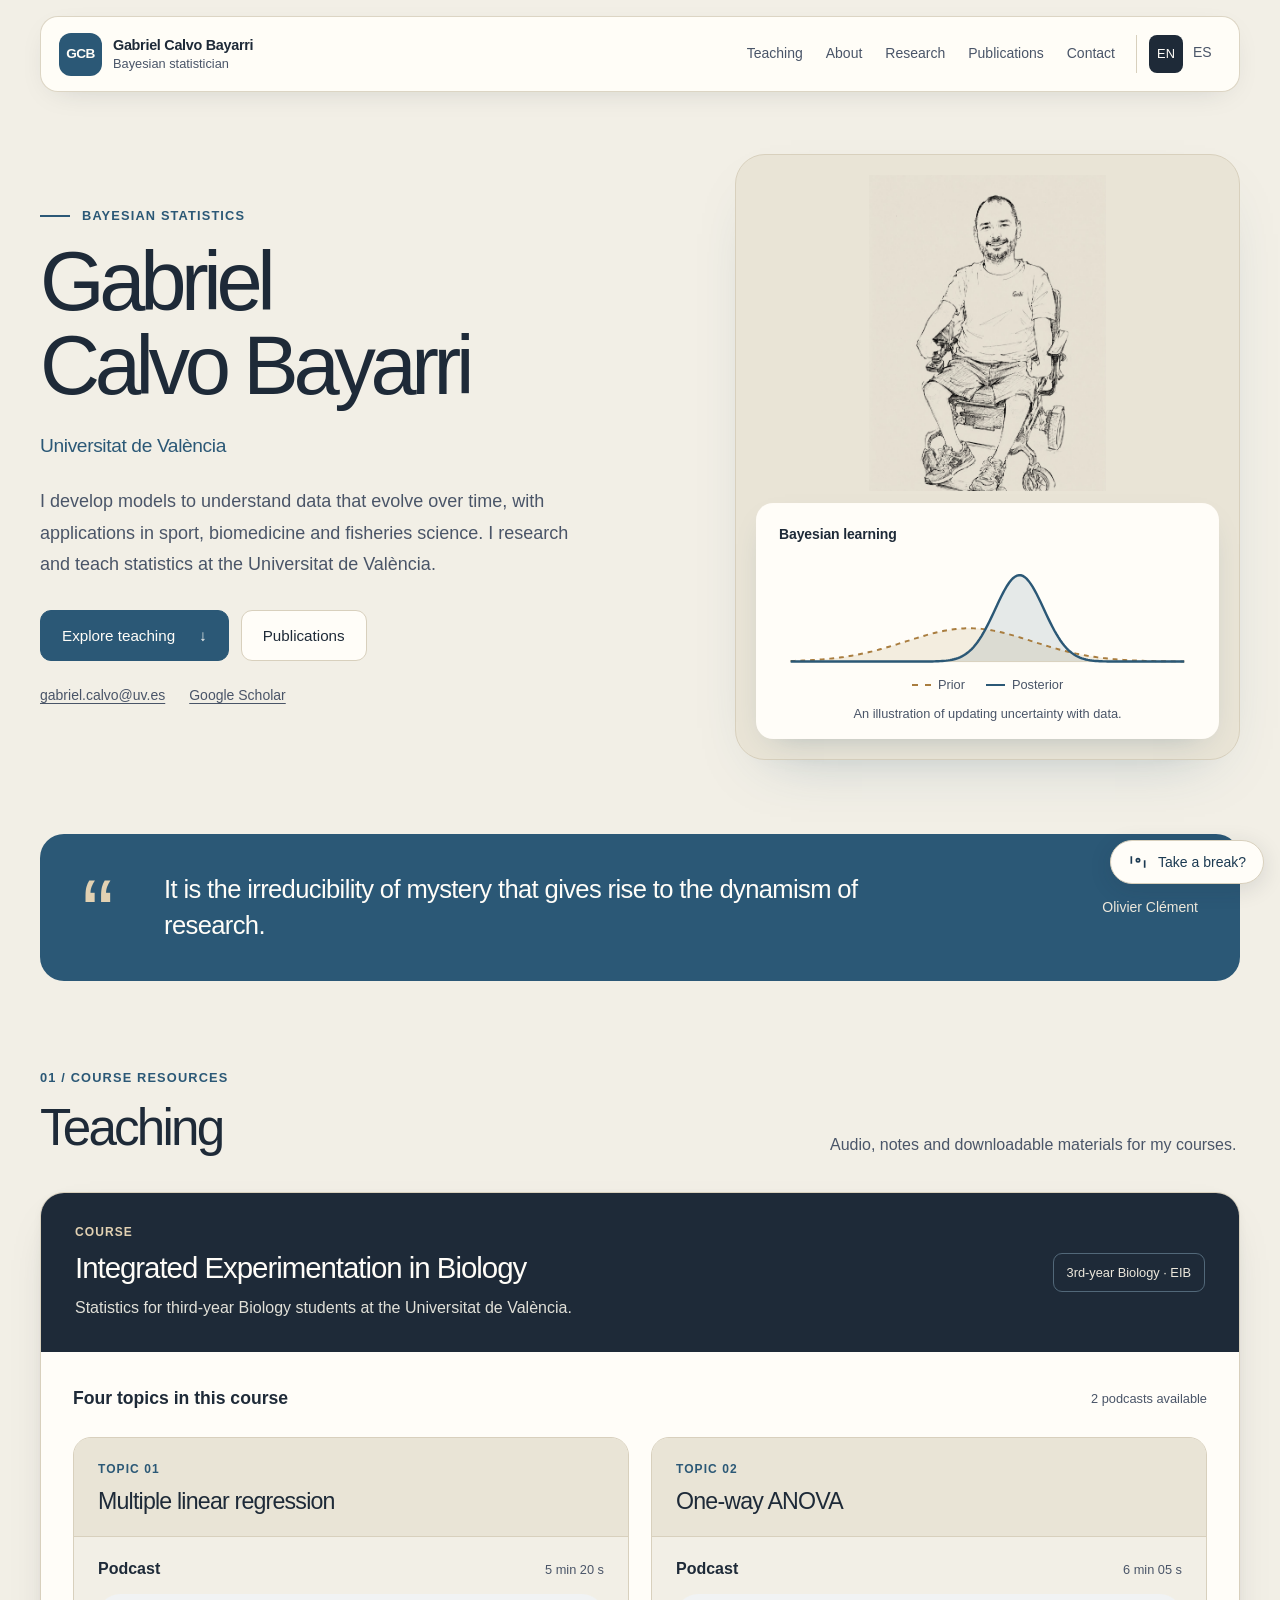
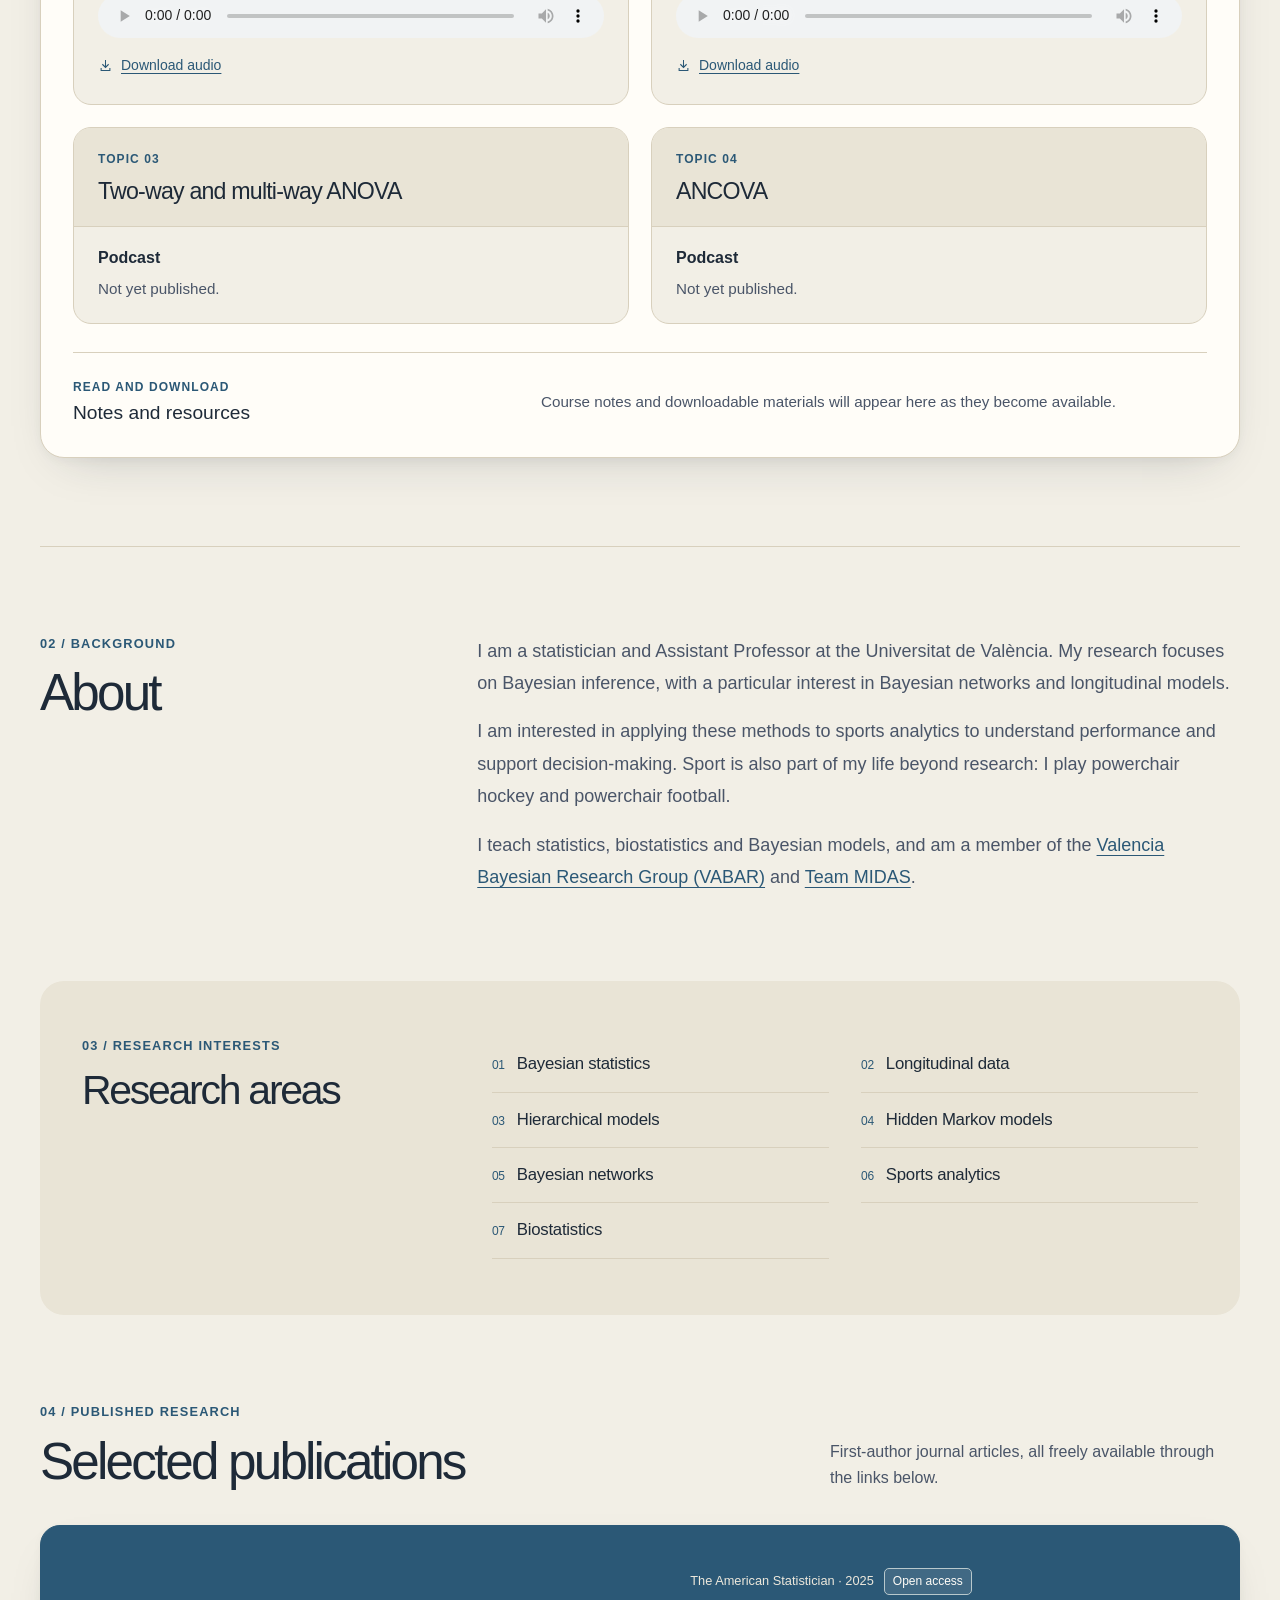
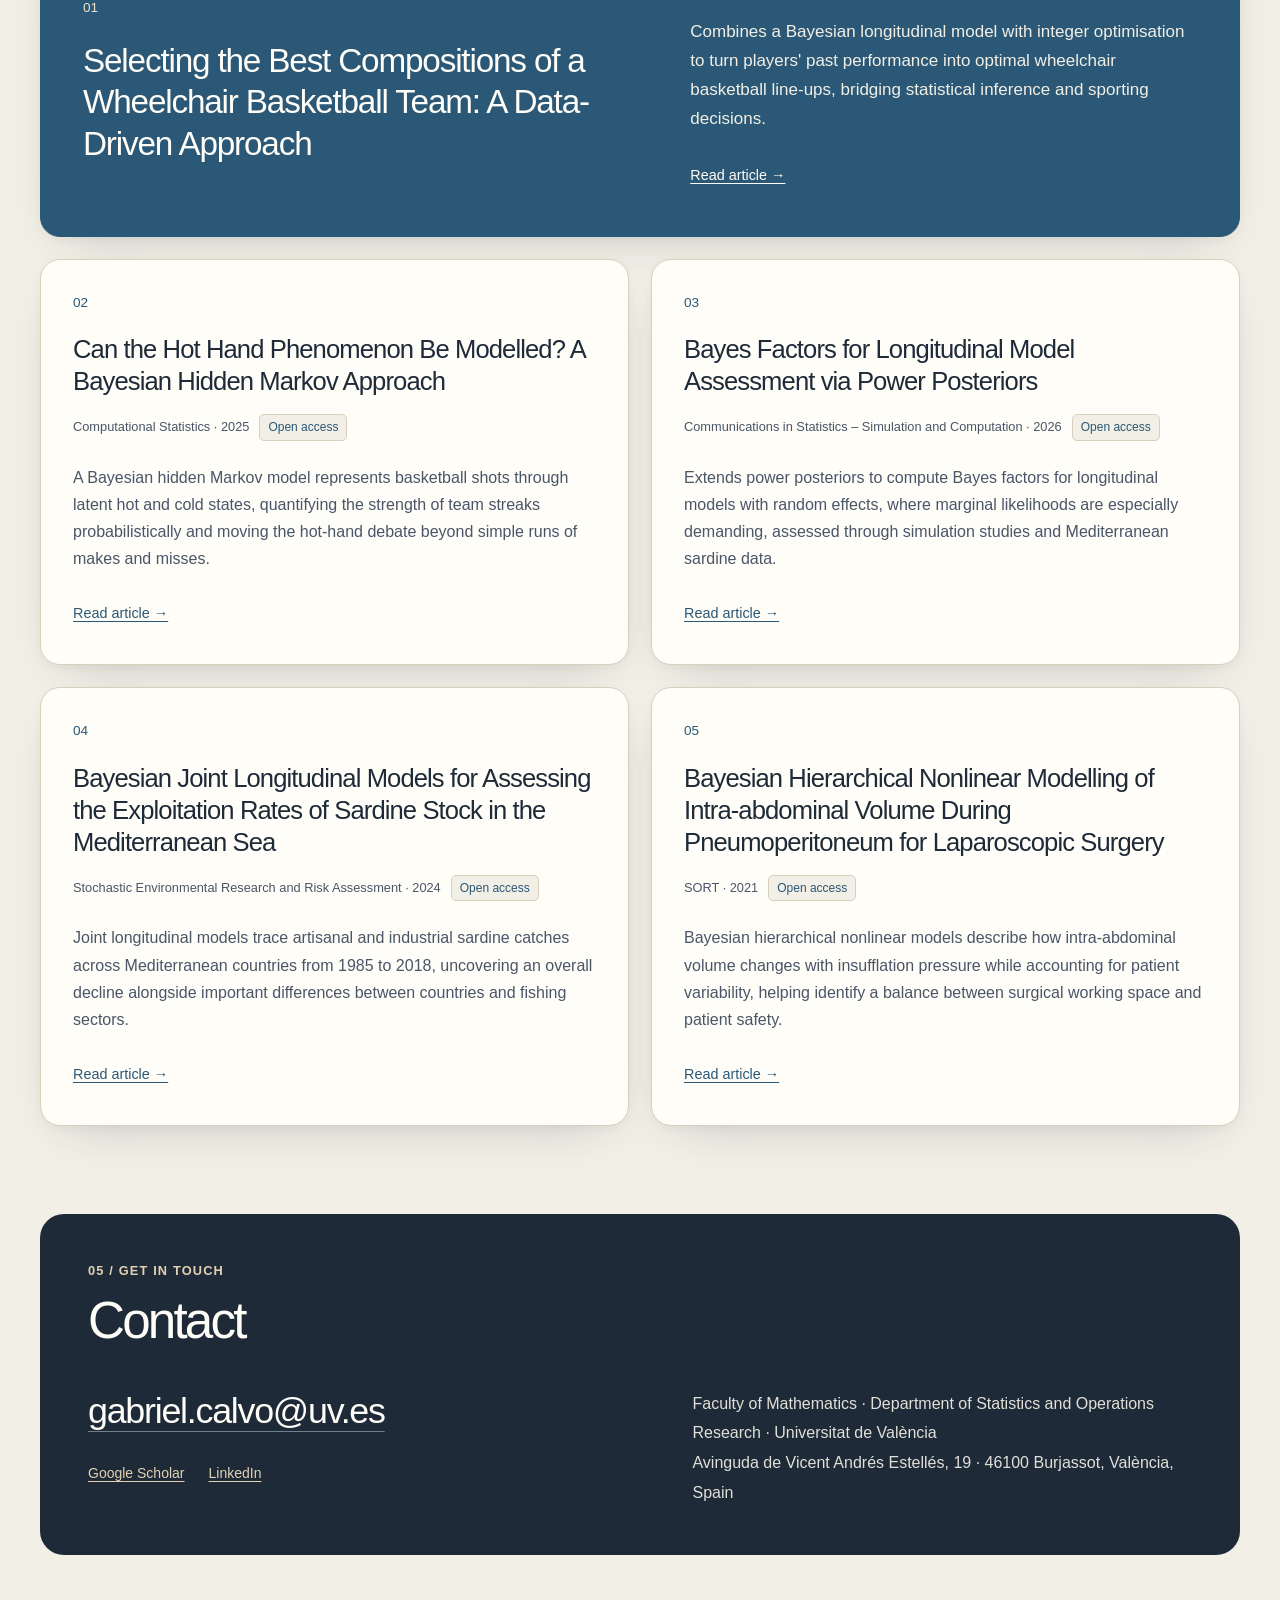
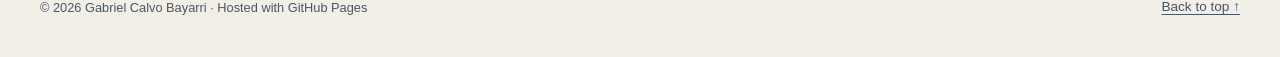
<file: index.html>
<!DOCTYPE html>
<html lang="en">
<head>
<meta charset="UTF-8">
<meta name="google-site-verification" content="R_-1goxI6KnAA8UKAMJeX9SjiZAaSFVaWB8MNSb2w28" />
<meta name="viewport" content="width=device-width, initial-scale=1.0">
<meta name="description" content="Gabriel Calvo Bayarri — statistician working on Bayesian hierarchical and longitudinal models at the Universitat de València; member of VABAR and Team MIDAS.">
<title>Gabriel Calvo Bayarri | Statistics</title>
<link rel="canonical" href="https://gcalvobayarri.github.io/">
<meta property="og:type" content="website">
<meta property="og:site_name" content="Gabriel Calvo Bayarri">
<meta property="og:title" content="Gabriel Calvo Bayarri | Statistics">
<meta property="og:description" content="Bayesian statistics, research and teaching at the Universitat de València.">
<meta property="og:url" content="https://gcalvobayarri.github.io/">
<meta property="og:locale" content="en_GB">
<meta property="og:locale:alternate" content="es_ES">
<meta property="og:image" content="https://gcalvobayarri.github.io/ilustracion_perfil.jpeg">
<meta property="og:image:type" content="image/jpeg">
<meta property="og:image:width" content="1086">
<meta property="og:image:height" content="1448">
<meta property="og:image:alt" content="Caricature of Gabriel Calvo Bayarri">
<meta name="twitter:card" content="summary">
<meta name="twitter:title" content="Gabriel Calvo Bayarri | Statistics">
<meta name="twitter:description" content="Bayesian statistics, research and teaching at the Universitat de València.">
<meta name="twitter:image" content="https://gcalvobayarri.github.io/ilustracion_perfil.jpeg">
<meta name="twitter:image:alt" content="Caricature of Gabriel Calvo Bayarri">
<link rel="alternate" hreflang="en" href="https://gcalvobayarri.github.io/">
<link rel="alternate" hreflang="es" href="https://gcalvobayarri.github.io/es/">
<link rel="alternate" hreflang="x-default" href="https://gcalvobayarri.github.io/">
<meta name="theme-color" content="#2b5876">
<link rel="stylesheet" href="/assets/site.css?v=20261103-topics">
<script src="/assets/site.js?v=20260910" defer></script>
<link rel="stylesheet" href="/assets/pong.css?v=1">
<script type="module" src="/assets/pong.mjs?v=2"></script>
</head>
<body>
<a class="skip-link" href="#main-content">Skip to content</a>
<header class="site-header">
  <div class="container">
    <nav aria-label="Main navigation">
      <a class="brand" href="#top" aria-label="Gabriel Calvo Bayarri — home">
        <span class="brand-mark" aria-hidden="true">GCB</span>
        <span class="brand-copy">
          <span class="brand-name">Gabriel Calvo Bayarri</span>
          <span class="brand-role">Bayesian statistician</span>
        </span>
      </a>
      <button class="menu-toggle" type="button" aria-expanded="false" aria-controls="primary-navigation" aria-label="Open menu" data-open-label="Open menu" data-close-label="Close menu">
        <span aria-hidden="true"></span>
        <span aria-hidden="true"></span>
        <span aria-hidden="true"></span>
      </button>
      <ul class="nav-links" id="primary-navigation">
        <li><a href="#teaching">Teaching</a></li>
        <li><a href="#about">About</a></li>
        <li><a href="#research">Research</a></li>
        <li><a href="#publications">Publications</a></li>
        <li><a href="#contact">Contact</a></li>
        <li class="language-switcher" aria-label="Language">
          <span aria-current="page">EN</span>
          <span aria-hidden="true">|</span>
          <a href="/es/" lang="es" hreflang="es">ES</a>
        </li>
      </ul>
    </nav>
  </div>
</header>
<div id="top" class="container">
<section class="hero" aria-labelledby="page-title">
    <div class="hero-copy">
      <p class="eyebrow">Bayesian statistics</p>
      <h1 id="page-title"><span>Gabriel</span> <span>Calvo Bayarri</span></h1>
      <p class="subtitle">Universitat de València</p>
      <p class="introduction">I develop models to understand data that evolve over time, with applications in sport, biomedicine and fisheries science. I research and teach statistics at the Universitat de València.</p>
      <div class="buttons">
        <a class="button" href="#teaching">Explore teaching<span aria-hidden="true">↓</span></a>
        <a class="button secondary" href="#publications">Publications</a>
      </div>
      <div class="hero-links">
        <a href="mailto:gabriel.calvo@uv.es">gabriel.calvo@uv.es</a>
        <a href="https://scholar.google.com/citations?user=3RSI4sgAAAAJ&amp;hl=en" target="_blank" rel="noopener noreferrer">Google Scholar</a>
      </div>
    </div>
    <div class="hero-media">
      <div class="profile-portrait"><img src="/ilustracion_perfil.jpeg" alt="Illustration of Gabriel Calvo Bayarri" width="1086" height="1448" fetchpriority="high" decoding="async"></div>
      <figure class="signature">
      <div class="signature-heading"><strong>Bayesian learning</strong></div>
      <svg viewBox="0 0 430 122" role="img" aria-labelledby="bayes-title-en bayes-desc-en" xmlns="http://www.w3.org/2000/svg">
        <title id="bayes-title-en">Prior · Posterior</title>
        <desc id="bayes-desc-en">Illustrative densities on a common scale: a broad dashed prior and a more concentrated posterior in blue.</desc>
        <path class="prior-fill" d="M12.00,111.37 L14.03,111.31 L16.06,111.25 L18.09,111.18 L20.12,111.11 L22.15,111.03 L24.18,110.95 L26.21,110.86 L28.24,110.76 L30.27,110.66 L32.30,110.55 L34.33,110.43 L36.36,110.31 L38.39,110.18 L40.42,110.03 L42.45,109.88 L44.48,109.72 L46.51,109.55 L48.54,109.37 L50.57,109.18 L52.60,108.98 L54.63,108.77 L56.66,108.54 L58.69,108.30 L60.72,108.06 L62.75,107.79 L64.78,107.52 L66.81,107.23 L68.84,106.93 L70.87,106.61 L72.90,106.28 L74.93,105.94 L76.96,105.58 L78.99,105.21 L81.02,104.82 L83.05,104.41 L85.08,104.00 L87.11,103.56 L89.14,103.11 L91.17,102.65 L93.20,102.18 L95.23,101.68 L97.26,101.18 L99.29,100.66 L101.32,100.13 L103.35,99.58 L105.38,99.02 L107.41,98.46 L109.44,97.87 L111.47,97.28 L113.50,96.68 L115.53,96.07 L117.56,95.45 L119.59,94.83 L121.62,94.19 L123.65,93.55 L125.68,92.91 L127.71,92.27 L129.74,91.62 L131.77,90.97 L133.80,90.32 L135.83,89.68 L137.86,89.03 L139.89,88.39 L141.92,87.76 L143.95,87.13 L145.98,86.52 L148.01,85.91 L150.04,85.31 L152.07,84.73 L154.10,84.16 L156.13,83.61 L158.16,83.07 L160.19,82.55 L162.22,82.05 L164.25,81.58 L166.28,81.12 L168.31,80.69 L170.34,80.28 L172.37,79.90 L174.40,79.55 L176.43,79.22 L178.46,78.93 L180.49,78.66 L182.52,78.42 L184.55,78.22 L186.58,78.04 L188.61,77.90 L190.64,77.79 L192.67,77.72 L194.70,77.68 L196.73,77.67 L198.76,77.69 L200.79,77.75 L202.82,77.84 L204.85,77.96 L206.88,78.11 L208.91,78.30 L210.94,78.52 L212.97,78.77 L215.00,79.05 L217.03,79.36 L219.06,79.70 L221.09,80.06 L223.12,80.45 L225.15,80.87 L227.18,81.31 L229.21,81.77 L231.24,82.26 L233.27,82.77 L235.30,83.29 L237.33,83.84 L239.36,84.40 L241.39,84.97 L243.42,85.56 L245.45,86.16 L247.48,86.77 L249.51,87.40 L251.54,88.03 L253.57,88.66 L255.60,89.30 L257.63,89.95 L259.66,90.59 L261.69,91.24 L263.72,91.89 L265.75,92.54 L267.78,93.18 L269.81,93.82 L271.84,94.46 L273.87,95.09 L275.90,95.71 L277.93,96.33 L279.96,96.94 L281.99,97.53 L284.02,98.12 L286.05,98.70 L288.08,99.26 L290.11,99.81 L292.14,100.35 L294.17,100.88 L296.20,101.39 L298.23,101.89 L300.26,102.38 L302.29,102.85 L304.32,103.31 L306.35,103.75 L308.38,104.17 L310.41,104.59 L312.44,104.98 L314.47,105.36 L316.50,105.73 L318.53,106.08 L320.56,106.42 L322.59,106.75 L324.62,107.06 L326.65,107.35 L328.68,107.64 L330.71,107.91 L332.74,108.16 L334.77,108.41 L336.80,108.64 L338.83,108.86 L340.86,109.07 L342.89,109.26 L344.92,109.45 L346.95,109.63 L348.98,109.79 L351.01,109.95 L353.04,110.10 L355.07,110.23 L357.10,110.36 L359.13,110.49 L361.16,110.60 L363.19,110.71 L365.22,110.81 L367.25,110.90 L369.28,110.99 L371.31,111.07 L373.34,111.14 L375.37,111.21 L377.40,111.28 L379.43,111.34 L381.46,111.39 L383.49,111.44 L385.52,111.49 L387.55,111.54 L389.58,111.58 L391.61,111.61 L393.64,111.65 L395.67,111.68 L397.70,111.71 L399.73,111.74 L401.76,111.76 L403.79,111.78 L405.82,111.80 L407.85,111.82 L409.88,111.84 L411.91,111.86 L413.94,111.87 L415.97,111.88 L418.00,111.89 L418,112 L12,112 Z"/>
        <path class="posterior-fill" d="M12.00,112.00 L14.03,112.00 L16.06,112.00 L18.09,112.00 L20.12,112.00 L22.15,112.00 L24.18,112.00 L26.21,112.00 L28.24,112.00 L30.27,112.00 L32.30,112.00 L34.33,112.00 L36.36,112.00 L38.39,112.00 L40.42,112.00 L42.45,112.00 L44.48,112.00 L46.51,112.00 L48.54,112.00 L50.57,112.00 L52.60,112.00 L54.63,112.00 L56.66,112.00 L58.69,112.00 L60.72,112.00 L62.75,112.00 L64.78,112.00 L66.81,112.00 L68.84,112.00 L70.87,112.00 L72.90,112.00 L74.93,112.00 L76.96,112.00 L78.99,112.00 L81.02,112.00 L83.05,112.00 L85.08,112.00 L87.11,112.00 L89.14,112.00 L91.17,112.00 L93.20,112.00 L95.23,112.00 L97.26,112.00 L99.29,112.00 L101.32,112.00 L103.35,112.00 L105.38,112.00 L107.41,112.00 L109.44,112.00 L111.47,112.00 L113.50,112.00 L115.53,112.00 L117.56,112.00 L119.59,112.00 L121.62,112.00 L123.65,112.00 L125.68,112.00 L127.71,112.00 L129.74,112.00 L131.77,112.00 L133.80,112.00 L135.83,112.00 L137.86,111.99 L139.89,111.99 L141.92,111.99 L143.95,111.98 L145.98,111.98 L148.01,111.97 L150.04,111.96 L152.07,111.94 L154.10,111.92 L156.13,111.89 L158.16,111.85 L160.19,111.81 L162.22,111.74 L164.25,111.66 L166.28,111.56 L168.31,111.43 L170.34,111.27 L172.37,111.06 L174.40,110.80 L176.43,110.49 L178.46,110.10 L180.49,109.63 L182.52,109.06 L184.55,108.39 L186.58,107.58 L188.61,106.63 L190.64,105.52 L192.67,104.22 L194.70,102.73 L196.73,101.03 L198.76,99.10 L200.79,96.92 L202.82,94.50 L204.85,91.81 L206.88,88.87 L208.91,85.67 L210.94,82.23 L212.97,78.55 L215.00,74.66 L217.03,70.60 L219.06,66.39 L221.09,62.08 L223.12,57.71 L225.15,53.35 L227.18,49.06 L229.21,44.89 L231.24,40.90 L233.27,37.18 L235.30,33.77 L237.33,30.74 L239.36,28.14 L241.39,26.02 L243.42,24.42 L245.45,23.38 L247.48,22.90 L249.51,23.01 L251.54,23.70 L253.57,24.95 L255.60,26.74 L257.63,29.04 L259.66,31.81 L261.69,34.98 L263.72,38.52 L265.75,42.35 L267.78,46.40 L269.81,50.63 L271.84,54.96 L273.87,59.32 L275.90,63.67 L277.93,67.95 L279.96,72.11 L281.99,76.12 L284.02,79.93 L286.05,83.52 L288.08,86.88 L290.11,89.99 L292.14,92.83 L294.17,95.42 L296.20,97.75 L298.23,99.84 L300.26,101.68 L302.29,103.30 L304.32,104.72 L306.35,105.95 L308.38,107.00 L310.41,107.89 L312.44,108.65 L314.47,109.29 L316.50,109.82 L318.53,110.25 L320.56,110.61 L322.59,110.90 L324.62,111.14 L326.65,111.33 L328.68,111.48 L330.71,111.60 L332.74,111.70 L334.77,111.77 L336.80,111.83 L338.83,111.87 L340.86,111.90 L342.89,111.93 L344.92,111.95 L346.95,111.96 L348.98,111.97 L351.01,111.98 L353.04,111.99 L355.07,111.99 L357.10,111.99 L359.13,111.99 L361.16,112.00 L363.19,112.00 L365.22,112.00 L367.25,112.00 L369.28,112.00 L371.31,112.00 L373.34,112.00 L375.37,112.00 L377.40,112.00 L379.43,112.00 L381.46,112.00 L383.49,112.00 L385.52,112.00 L387.55,112.00 L389.58,112.00 L391.61,112.00 L393.64,112.00 L395.67,112.00 L397.70,112.00 L399.73,112.00 L401.76,112.00 L403.79,112.00 L405.82,112.00 L407.85,112.00 L409.88,112.00 L411.91,112.00 L413.94,112.00 L415.97,112.00 L418.00,112.00 L418,112 L12,112 Z"/>
        <line class="chart-baseline" x1="12" y1="112" x2="418" y2="112"/>
        <path class="prior-curve" d="M12.00,111.37 L14.03,111.31 L16.06,111.25 L18.09,111.18 L20.12,111.11 L22.15,111.03 L24.18,110.95 L26.21,110.86 L28.24,110.76 L30.27,110.66 L32.30,110.55 L34.33,110.43 L36.36,110.31 L38.39,110.18 L40.42,110.03 L42.45,109.88 L44.48,109.72 L46.51,109.55 L48.54,109.37 L50.57,109.18 L52.60,108.98 L54.63,108.77 L56.66,108.54 L58.69,108.30 L60.72,108.06 L62.75,107.79 L64.78,107.52 L66.81,107.23 L68.84,106.93 L70.87,106.61 L72.90,106.28 L74.93,105.94 L76.96,105.58 L78.99,105.21 L81.02,104.82 L83.05,104.41 L85.08,104.00 L87.11,103.56 L89.14,103.11 L91.17,102.65 L93.20,102.18 L95.23,101.68 L97.26,101.18 L99.29,100.66 L101.32,100.13 L103.35,99.58 L105.38,99.02 L107.41,98.46 L109.44,97.87 L111.47,97.28 L113.50,96.68 L115.53,96.07 L117.56,95.45 L119.59,94.83 L121.62,94.19 L123.65,93.55 L125.68,92.91 L127.71,92.27 L129.74,91.62 L131.77,90.97 L133.80,90.32 L135.83,89.68 L137.86,89.03 L139.89,88.39 L141.92,87.76 L143.95,87.13 L145.98,86.52 L148.01,85.91 L150.04,85.31 L152.07,84.73 L154.10,84.16 L156.13,83.61 L158.16,83.07 L160.19,82.55 L162.22,82.05 L164.25,81.58 L166.28,81.12 L168.31,80.69 L170.34,80.28 L172.37,79.90 L174.40,79.55 L176.43,79.22 L178.46,78.93 L180.49,78.66 L182.52,78.42 L184.55,78.22 L186.58,78.04 L188.61,77.90 L190.64,77.79 L192.67,77.72 L194.70,77.68 L196.73,77.67 L198.76,77.69 L200.79,77.75 L202.82,77.84 L204.85,77.96 L206.88,78.11 L208.91,78.30 L210.94,78.52 L212.97,78.77 L215.00,79.05 L217.03,79.36 L219.06,79.70 L221.09,80.06 L223.12,80.45 L225.15,80.87 L227.18,81.31 L229.21,81.77 L231.24,82.26 L233.27,82.77 L235.30,83.29 L237.33,83.84 L239.36,84.40 L241.39,84.97 L243.42,85.56 L245.45,86.16 L247.48,86.77 L249.51,87.40 L251.54,88.03 L253.57,88.66 L255.60,89.30 L257.63,89.95 L259.66,90.59 L261.69,91.24 L263.72,91.89 L265.75,92.54 L267.78,93.18 L269.81,93.82 L271.84,94.46 L273.87,95.09 L275.90,95.71 L277.93,96.33 L279.96,96.94 L281.99,97.53 L284.02,98.12 L286.05,98.70 L288.08,99.26 L290.11,99.81 L292.14,100.35 L294.17,100.88 L296.20,101.39 L298.23,101.89 L300.26,102.38 L302.29,102.85 L304.32,103.31 L306.35,103.75 L308.38,104.17 L310.41,104.59 L312.44,104.98 L314.47,105.36 L316.50,105.73 L318.53,106.08 L320.56,106.42 L322.59,106.75 L324.62,107.06 L326.65,107.35 L328.68,107.64 L330.71,107.91 L332.74,108.16 L334.77,108.41 L336.80,108.64 L338.83,108.86 L340.86,109.07 L342.89,109.26 L344.92,109.45 L346.95,109.63 L348.98,109.79 L351.01,109.95 L353.04,110.10 L355.07,110.23 L357.10,110.36 L359.13,110.49 L361.16,110.60 L363.19,110.71 L365.22,110.81 L367.25,110.90 L369.28,110.99 L371.31,111.07 L373.34,111.14 L375.37,111.21 L377.40,111.28 L379.43,111.34 L381.46,111.39 L383.49,111.44 L385.52,111.49 L387.55,111.54 L389.58,111.58 L391.61,111.61 L393.64,111.65 L395.67,111.68 L397.70,111.71 L399.73,111.74 L401.76,111.76 L403.79,111.78 L405.82,111.80 L407.85,111.82 L409.88,111.84 L411.91,111.86 L413.94,111.87 L415.97,111.88 L418.00,111.89"/>
        <path class="posterior-curve" d="M12.00,112.00 L14.03,112.00 L16.06,112.00 L18.09,112.00 L20.12,112.00 L22.15,112.00 L24.18,112.00 L26.21,112.00 L28.24,112.00 L30.27,112.00 L32.30,112.00 L34.33,112.00 L36.36,112.00 L38.39,112.00 L40.42,112.00 L42.45,112.00 L44.48,112.00 L46.51,112.00 L48.54,112.00 L50.57,112.00 L52.60,112.00 L54.63,112.00 L56.66,112.00 L58.69,112.00 L60.72,112.00 L62.75,112.00 L64.78,112.00 L66.81,112.00 L68.84,112.00 L70.87,112.00 L72.90,112.00 L74.93,112.00 L76.96,112.00 L78.99,112.00 L81.02,112.00 L83.05,112.00 L85.08,112.00 L87.11,112.00 L89.14,112.00 L91.17,112.00 L93.20,112.00 L95.23,112.00 L97.26,112.00 L99.29,112.00 L101.32,112.00 L103.35,112.00 L105.38,112.00 L107.41,112.00 L109.44,112.00 L111.47,112.00 L113.50,112.00 L115.53,112.00 L117.56,112.00 L119.59,112.00 L121.62,112.00 L123.65,112.00 L125.68,112.00 L127.71,112.00 L129.74,112.00 L131.77,112.00 L133.80,112.00 L135.83,112.00 L137.86,111.99 L139.89,111.99 L141.92,111.99 L143.95,111.98 L145.98,111.98 L148.01,111.97 L150.04,111.96 L152.07,111.94 L154.10,111.92 L156.13,111.89 L158.16,111.85 L160.19,111.81 L162.22,111.74 L164.25,111.66 L166.28,111.56 L168.31,111.43 L170.34,111.27 L172.37,111.06 L174.40,110.80 L176.43,110.49 L178.46,110.10 L180.49,109.63 L182.52,109.06 L184.55,108.39 L186.58,107.58 L188.61,106.63 L190.64,105.52 L192.67,104.22 L194.70,102.73 L196.73,101.03 L198.76,99.10 L200.79,96.92 L202.82,94.50 L204.85,91.81 L206.88,88.87 L208.91,85.67 L210.94,82.23 L212.97,78.55 L215.00,74.66 L217.03,70.60 L219.06,66.39 L221.09,62.08 L223.12,57.71 L225.15,53.35 L227.18,49.06 L229.21,44.89 L231.24,40.90 L233.27,37.18 L235.30,33.77 L237.33,30.74 L239.36,28.14 L241.39,26.02 L243.42,24.42 L245.45,23.38 L247.48,22.90 L249.51,23.01 L251.54,23.70 L253.57,24.95 L255.60,26.74 L257.63,29.04 L259.66,31.81 L261.69,34.98 L263.72,38.52 L265.75,42.35 L267.78,46.40 L269.81,50.63 L271.84,54.96 L273.87,59.32 L275.90,63.67 L277.93,67.95 L279.96,72.11 L281.99,76.12 L284.02,79.93 L286.05,83.52 L288.08,86.88 L290.11,89.99 L292.14,92.83 L294.17,95.42 L296.20,97.75 L298.23,99.84 L300.26,101.68 L302.29,103.30 L304.32,104.72 L306.35,105.95 L308.38,107.00 L310.41,107.89 L312.44,108.65 L314.47,109.29 L316.50,109.82 L318.53,110.25 L320.56,110.61 L322.59,110.90 L324.62,111.14 L326.65,111.33 L328.68,111.48 L330.71,111.60 L332.74,111.70 L334.77,111.77 L336.80,111.83 L338.83,111.87 L340.86,111.90 L342.89,111.93 L344.92,111.95 L346.95,111.96 L348.98,111.97 L351.01,111.98 L353.04,111.99 L355.07,111.99 L357.10,111.99 L359.13,111.99 L361.16,112.00 L363.19,112.00 L365.22,112.00 L367.25,112.00 L369.28,112.00 L371.31,112.00 L373.34,112.00 L375.37,112.00 L377.40,112.00 L379.43,112.00 L381.46,112.00 L383.49,112.00 L385.52,112.00 L387.55,112.00 L389.58,112.00 L391.61,112.00 L393.64,112.00 L395.67,112.00 L397.70,112.00 L399.73,112.00 L401.76,112.00 L403.79,112.00 L405.82,112.00 L407.85,112.00 L409.88,112.00 L411.91,112.00 L413.94,112.00 L415.97,112.00 L418.00,112.00"/>
      </svg>
      <div class="chart-legend"><span class="legend prior">Prior</span><span class="legend">Posterior</span></div>
      <figcaption class="signature-caption">An illustration of updating uncertainty with data.</figcaption>
    </figure>
    </div>
  </section>
<figure class="research-quote">
    <span class="quote-mark" aria-hidden="true">“</span>
    <blockquote>
      <p>It is the irreducibility of mystery that gives rise to the dynamism of research.</p>
    </blockquote>
    <figcaption>Olivier Clément</figcaption>
  </figure>
<main id="main-content">
<section id="teaching" class="teaching-section">
      <div class="section-heading-block">
      <div><p class="section-kicker">01 / Course resources</p><h2>Teaching</h2></div>
      <p class="section-lede">Audio, notes and downloadable materials for my courses.</p>
    </div>

      <article class="course-block">
        <div class="course-heading">
          <div>
            <p class="eyebrow">Course</p>
            <h3>Integrated Experimentation in Biology</h3>
            <p>Statistics for third-year Biology students at the Universitat de València.</p>
          </div>
          <span class="course-badge">3rd-year Biology · EIB</span>
        </div>

        <div class="course-topics">
 <div class="topics-intro"><p>Four topics in this course</p><span class="panel-count">2 podcasts available</span></div>
 <div class="topics-grid"><section class="topic-card" aria-labelledby="topic-1-en" id="tema-1"><header class="topic-heading"><p class="eyebrow">Topic 01</p><h4 id="topic-1-en">Multiple linear regression</h4></header><div class="topic-resources"><div class="topic-resource"><div class="episode-top"><h5>Podcast</h5><span class="episode-duration">5 min 20 s</span></div><audio controls preload="metadata" aria-label="Podcast: topic 1, Multiple linear regression"><source src="/audio/capitulo_modelo_lineal_en.m4a" type="audio/mp4">Your browser does not support audio playback.</audio><a class="audio-download" href="/audio/capitulo_modelo_lineal_en.m4a" download><svg viewBox="0 0 24 24" fill="none" stroke="currentColor" stroke-width="1.7" aria-hidden="true"><path d="M12 3v12m-5-5 5 5 5-5M5 16v4h14v-4"/></svg>Download audio</a></div></div></section>
<section class="topic-card" aria-labelledby="topic-2-en" id="tema-2"><header class="topic-heading"><p class="eyebrow">Topic 02</p><h4 id="topic-2-en">One-way ANOVA</h4></header><div class="topic-resources"><div class="topic-resource"><div class="episode-top"><h5>Podcast</h5><span class="episode-duration">6 min 05 s</span></div><audio controls preload="metadata" aria-label="Podcast: topic 2, One-way ANOVA"><source src="/audio/capitulo2_anova_en.m4a" type="audio/mp4">Your browser does not support audio playback.</audio><a class="audio-download" href="/audio/capitulo2_anova_en.m4a" download><svg viewBox="0 0 24 24" fill="none" stroke="currentColor" stroke-width="1.7" aria-hidden="true"><path d="M12 3v12m-5-5 5 5 5-5M5 16v4h14v-4"/></svg>Download audio</a></div></div></section>
<section class="topic-card" aria-labelledby="topic-3-en" id="tema-3"><header class="topic-heading"><p class="eyebrow">Topic 03</p><h4 id="topic-3-en">Two-way and multi-way ANOVA</h4></header><div class="topic-resources"><div class="topic-resource topic-pending"><h5>Podcast</h5><p>Not yet published.</p></div></div></section>
<section class="topic-card" aria-labelledby="topic-4-en" id="tema-4"><header class="topic-heading"><p class="eyebrow">Topic 04</p><h4 id="topic-4-en">ANCOVA</h4></header><div class="topic-resources"><div class="topic-resource topic-pending"><h5>Podcast</h5><p>Not yet published.</p></div></div></section></div>
 <aside class="course-materials"><div><p class="eyebrow">Read and download</p><h4>Notes and resources</h4></div><p>Course notes and downloadable materials will appear here as they become available.</p></aside>
 </div>
      </article>
    </section>

<section id="about" class="about-section">
    <div><p class="section-kicker">02 / Background</p><h2>About</h2></div>
    <div class="about-copy">
      <p>I am a statistician and Assistant Professor at the Universitat de València. My research focuses on Bayesian inference, with a particular interest in Bayesian networks and longitudinal models.</p>
      <p>I am interested in applying these methods to sports analytics to understand performance and support decision-making. Sport is also part of my life beyond research: I play powerchair hockey and powerchair football.</p>
      <p>I teach statistics, biostatistics and Bayesian models, and am a member of the
        <a href="https://vabar.github.io/members/" target="_blank" rel="noopener noreferrer">Valencia Bayesian Research Group (VABAR)</a>
        and <a href="https://math.uni.lu/midas/people/dp/?gabrielcalvo" target="_blank" rel="noopener noreferrer">Team MIDAS</a>.
      </p>
    </div>
  </section>

<section id="research" class="research-section">
    <div><p class="section-kicker">03 / Research interests</p><h2>Research areas</h2></div>
    <ul class="research-list">
        <li>Bayesian statistics</li>
        <li>Longitudinal data</li>
        <li>Hierarchical models</li>
        <li>Hidden Markov models</li>
        <li>Bayesian networks</li>
        <li>Sports analytics</li>
        <li>Biostatistics</li>
      </ul>
  </section>

<section id="publications">
    <div class="section-heading-block">
      <div><p class="section-kicker">04 / Published research</p><h2>Selected publications</h2></div>
      <p class="section-lede">First-author journal articles, all freely available through the links below.</p>
    </div>
    <div class="publications"><article class="pub-card featured"><div class="featured-heading"><span class="publication-number" aria-hidden="true">01</span><h3>
            <a href="https://www.tandfonline.com/doi/full/10.1080/00031305.2024.2402246" target="_blank" rel="noopener noreferrer">
              Selecting the Best Compositions of a Wheelchair Basketball Team: A Data-Driven Approach
            </a>
          </h3></div><div class="featured-body">
          <p class="publication-meta">
            <span>The American Statistician · 2025</span>
            <span class="open-access-badge">Open access</span>
          </p>
          <p>
            Combines a Bayesian longitudinal model with integer optimisation
            to turn players' past performance into optimal wheelchair
            basketball line-ups, bridging statistical inference and sporting
            decisions.
          </p>
          <a class="publication-link" href="https://www.tandfonline.com/doi/full/10.1080/00031305.2024.2402246" target="_blank" rel="noopener noreferrer">Read article →</a>
        </div></article><article class="pub-card">
<span class="publication-number" aria-hidden="true">02</span>
          <h3>
            <a href="https://link.springer.com/article/10.1007/s00180-024-01560-8" target="_blank" rel="noopener noreferrer">
              Can the Hot Hand Phenomenon Be Modelled? A Bayesian Hidden Markov Approach
            </a>
          </h3>
          <p class="publication-meta">
            <span>Computational Statistics · 2025</span>
            <span class="open-access-badge">Open access</span>
          </p>
          <p>
            A Bayesian hidden Markov model represents basketball shots
            through latent hot and cold states, quantifying the strength of
            team streaks probabilistically and moving the hot-hand debate
            beyond simple runs of makes and misses.
          </p>
          <a class="publication-link" href="https://link.springer.com/article/10.1007/s00180-024-01560-8" target="_blank" rel="noopener noreferrer">Read article →</a>
        </article><article class="pub-card">
<span class="publication-number" aria-hidden="true">03</span>
          <h3>
            <a href="https://www.tandfonline.com/doi/full/10.1080/03610918.2024.2399159" target="_blank" rel="noopener noreferrer">
              Bayes Factors for Longitudinal Model Assessment via Power Posteriors
            </a>
          </h3>
          <p class="publication-meta">
            <span>Communications in Statistics – Simulation and Computation · 2026</span>
            <span class="open-access-badge">Open access</span>
          </p>
          <p>
            Extends power posteriors to compute Bayes factors for
            longitudinal models with random effects, where marginal
            likelihoods are especially demanding, assessed through simulation
            studies and Mediterranean sardine data.
          </p>
          <a class="publication-link" href="https://www.tandfonline.com/doi/full/10.1080/03610918.2024.2399159" target="_blank" rel="noopener noreferrer">Read article →</a>
        </article><article class="pub-card">
<span class="publication-number" aria-hidden="true">04</span>
          <h3>
            <a href="https://link.springer.com/article/10.1007/s00477-023-02649-0" target="_blank" rel="noopener noreferrer">
              Bayesian Joint Longitudinal Models for Assessing the Exploitation Rates of Sardine Stock in the Mediterranean Sea
            </a>
          </h3>
          <p class="publication-meta">
            <span>Stochastic Environmental Research and Risk Assessment · 2024</span>
            <span class="open-access-badge">Open access</span>
          </p>
          <p>
            Joint longitudinal models trace artisanal and industrial sardine
            catches across Mediterranean countries from 1985 to 2018,
            uncovering an overall decline alongside important differences
            between countries and fishing sectors.
          </p>
          <a class="publication-link" href="https://link.springer.com/article/10.1007/s00477-023-02649-0" target="_blank" rel="noopener noreferrer">Read article →</a>
        </article><article class="pub-card">
<span class="publication-number" aria-hidden="true">05</span>
          <h3>
            <a href="https://upcommons.upc.edu/entities/publication/efefdcba-d39e-43cb-ab7d-149e91c5d741" target="_blank" rel="noopener noreferrer">
              Bayesian Hierarchical Nonlinear Modelling of Intra-abdominal Volume During Pneumoperitoneum for Laparoscopic Surgery
            </a>
          </h3>
          <p class="publication-meta">
            <span>SORT · 2021</span>
            <span class="open-access-badge">Open access</span>
          </p>
          <p>
            Bayesian hierarchical nonlinear models describe how
            intra-abdominal volume changes with insufflation pressure while
            accounting for patient variability, helping identify a balance
            between surgical working space and patient safety.
          </p>
          <a class="publication-link" href="https://upcommons.upc.edu/entities/publication/efefdcba-d39e-43cb-ab7d-149e91c5d741" target="_blank" rel="noopener noreferrer">Read article →</a>
        </article></div>
  </section>

<section id="contact" class="contact-section">
    <p class="section-kicker">05 / Get in touch</p><h2>Contact</h2>
    <div class="contact-layout">
      <div><a class="contact-email" href="mailto:gabriel.calvo@uv.es">gabriel.calvo@uv.es</a><div class="contact-links">
        <a href="https://scholar.google.com/citations?user=3RSI4sgAAAAJ&hl=en" target="_blank" rel="noopener noreferrer">Google Scholar</a>
        <a href="https://www.linkedin.com/in/gabriel-calvo-bayarri-797377b9/" target="_blank" rel="noopener noreferrer">LinkedIn</a>
      </div></div>
      <p class="contact-address">Faculty of Mathematics · Department of Statistics and Operations Research · Universitat de València<br>
          Avinguda de Vicent Andrés Estellés, 19 · 46100 Burjassot, València, Spain</p>
    </div>
  </section>
</main>
</div>
<footer>
  <div class="container">
    <p>© 2026 Gabriel Calvo Bayarri · Hosted with GitHub Pages</p>
    <a href="#top">Back to top ↑</a>
  </div>
</footer>
<!-- Cloudflare Web Analytics -->
<script type='module' src='https://static.cloudflareinsights.com/beacon.min.js' data-cf-beacon='{"token": "9bba960dc3624a2086b7335573e051ea"}'></script>
<!-- End Cloudflare Web Analytics -->
</body>
</html>
</file>
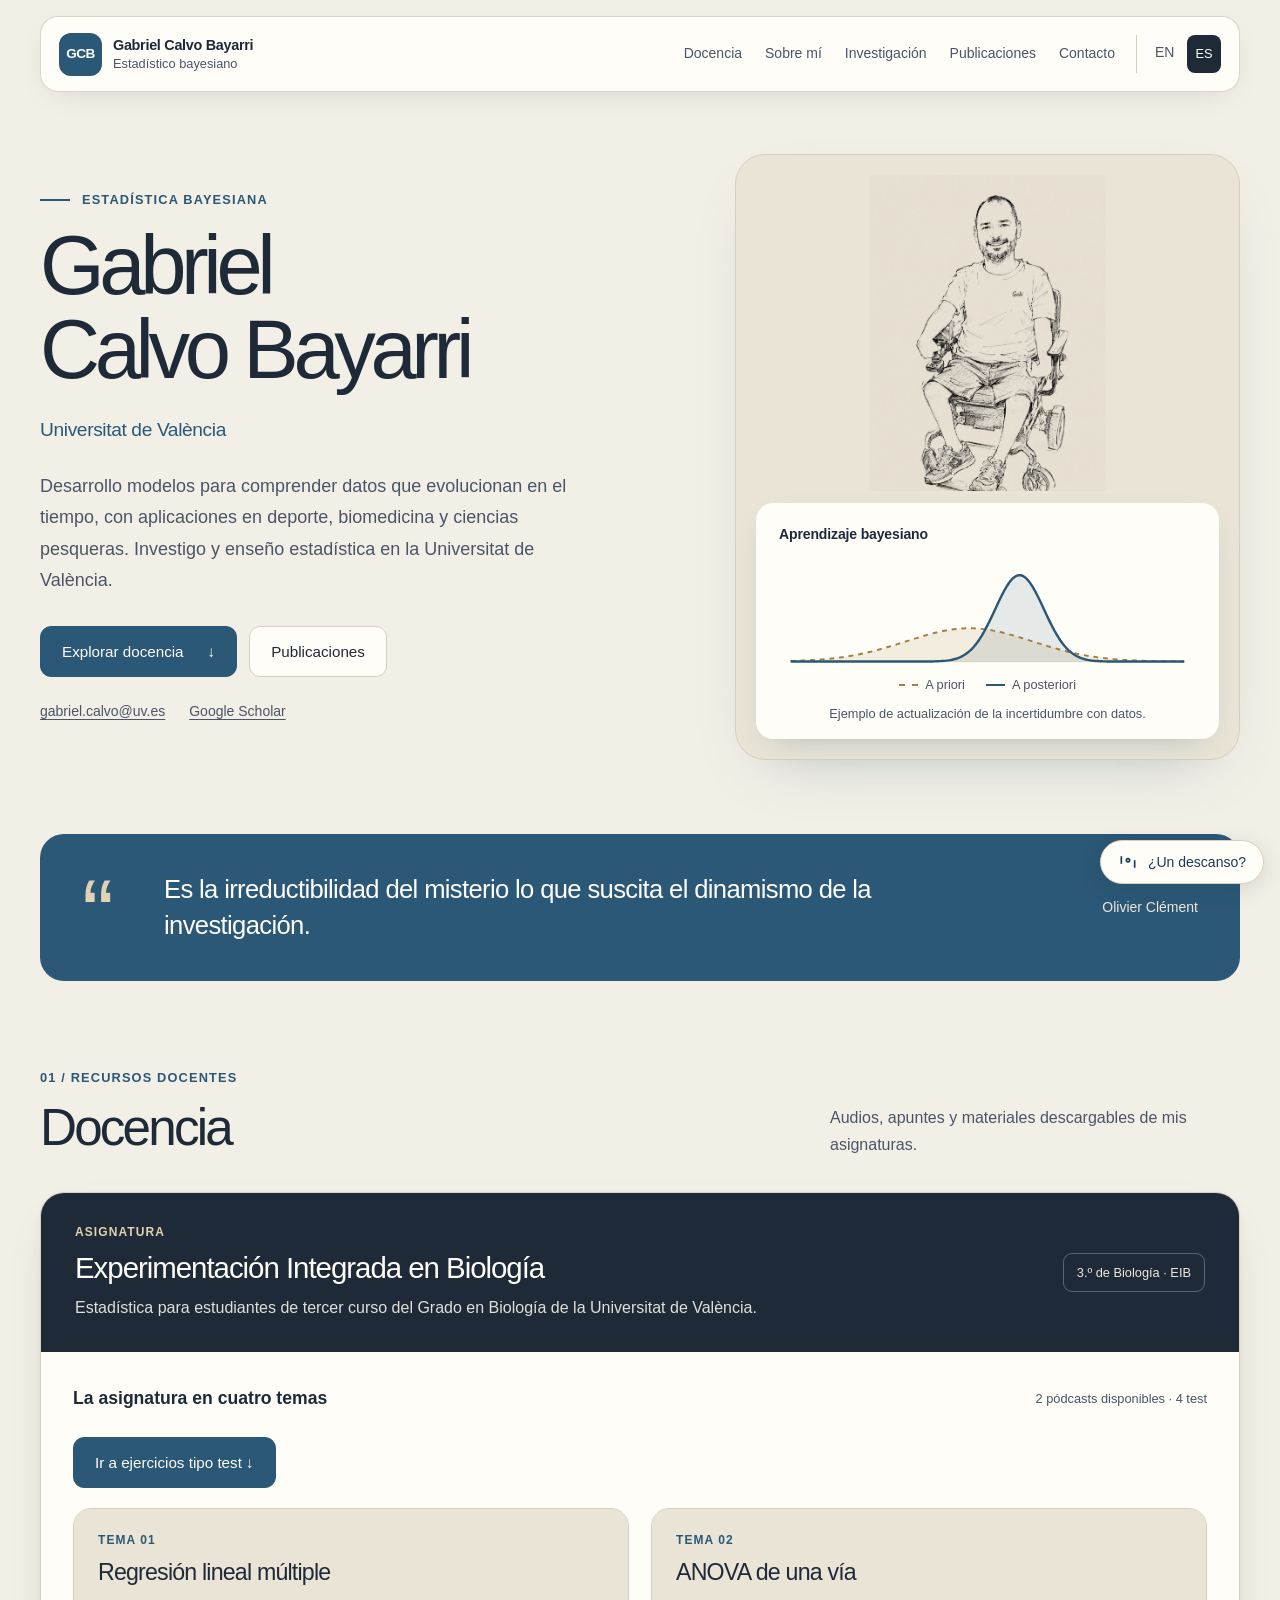
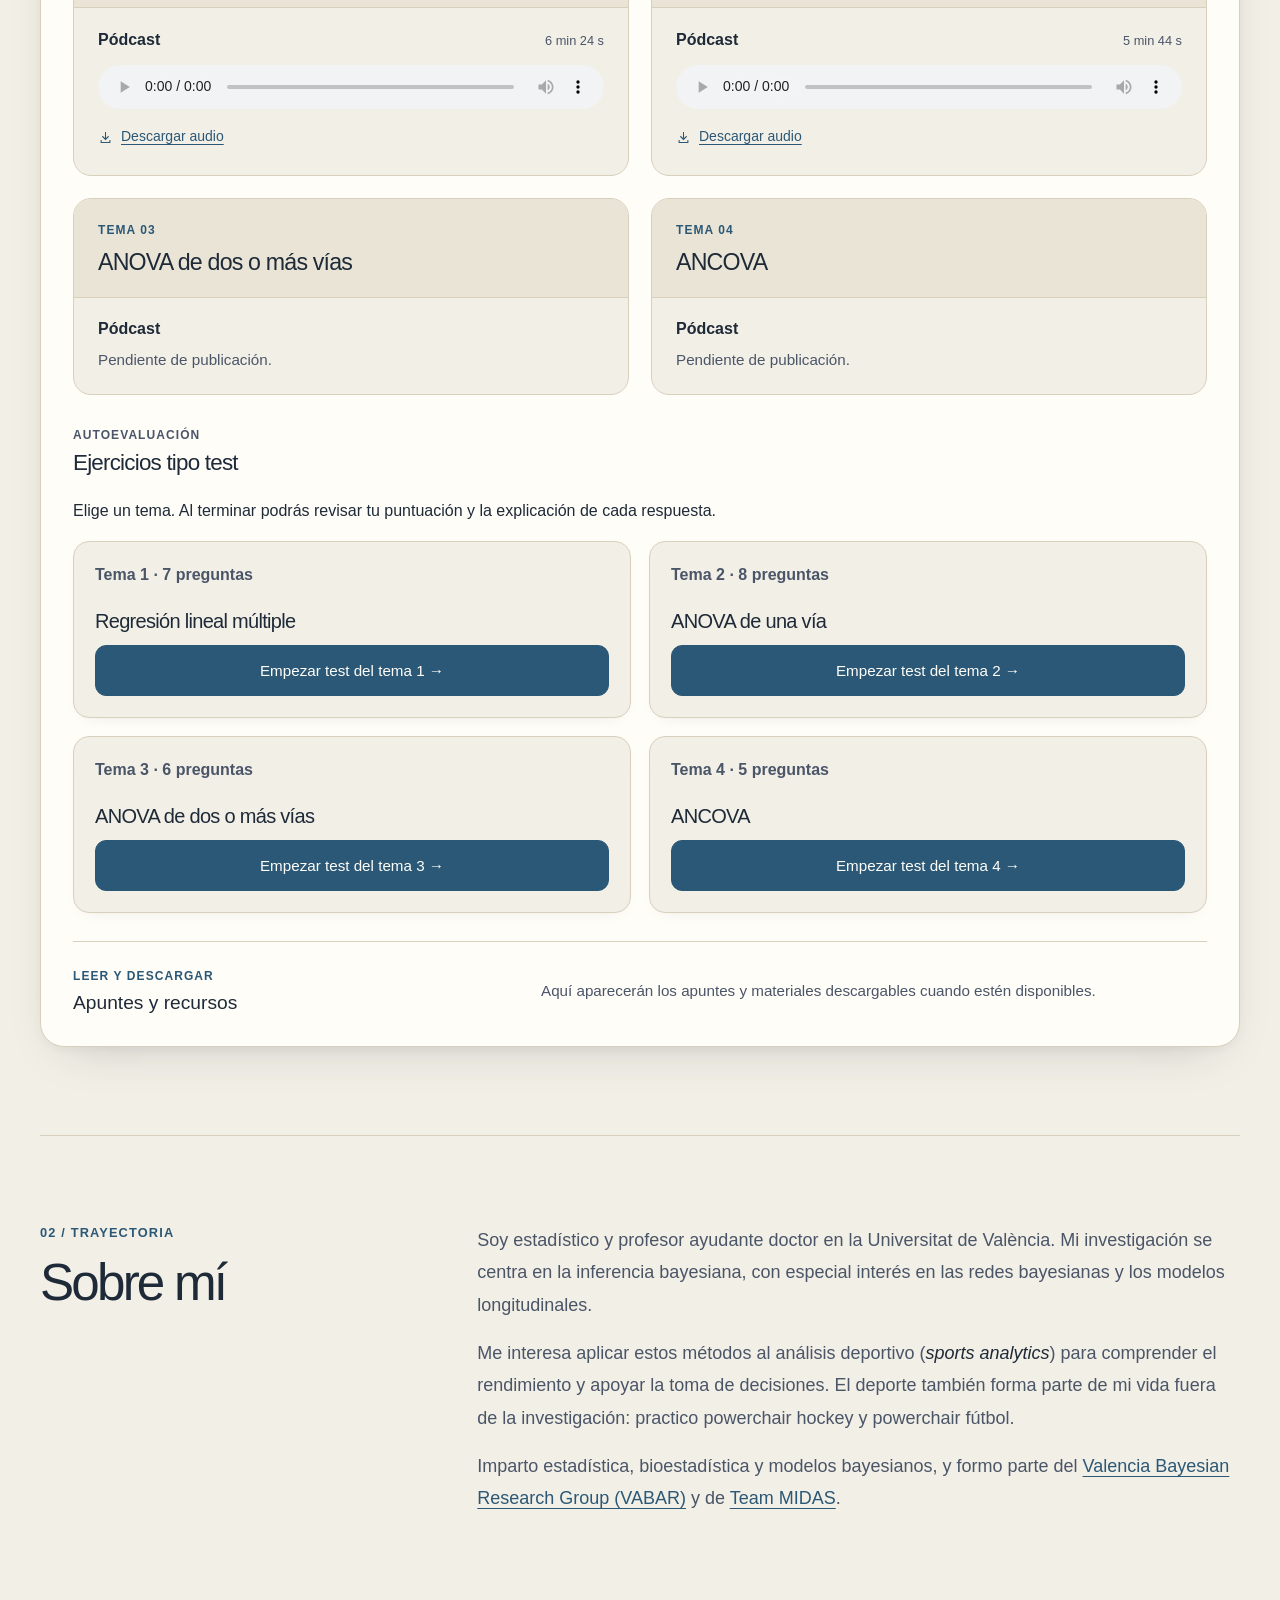
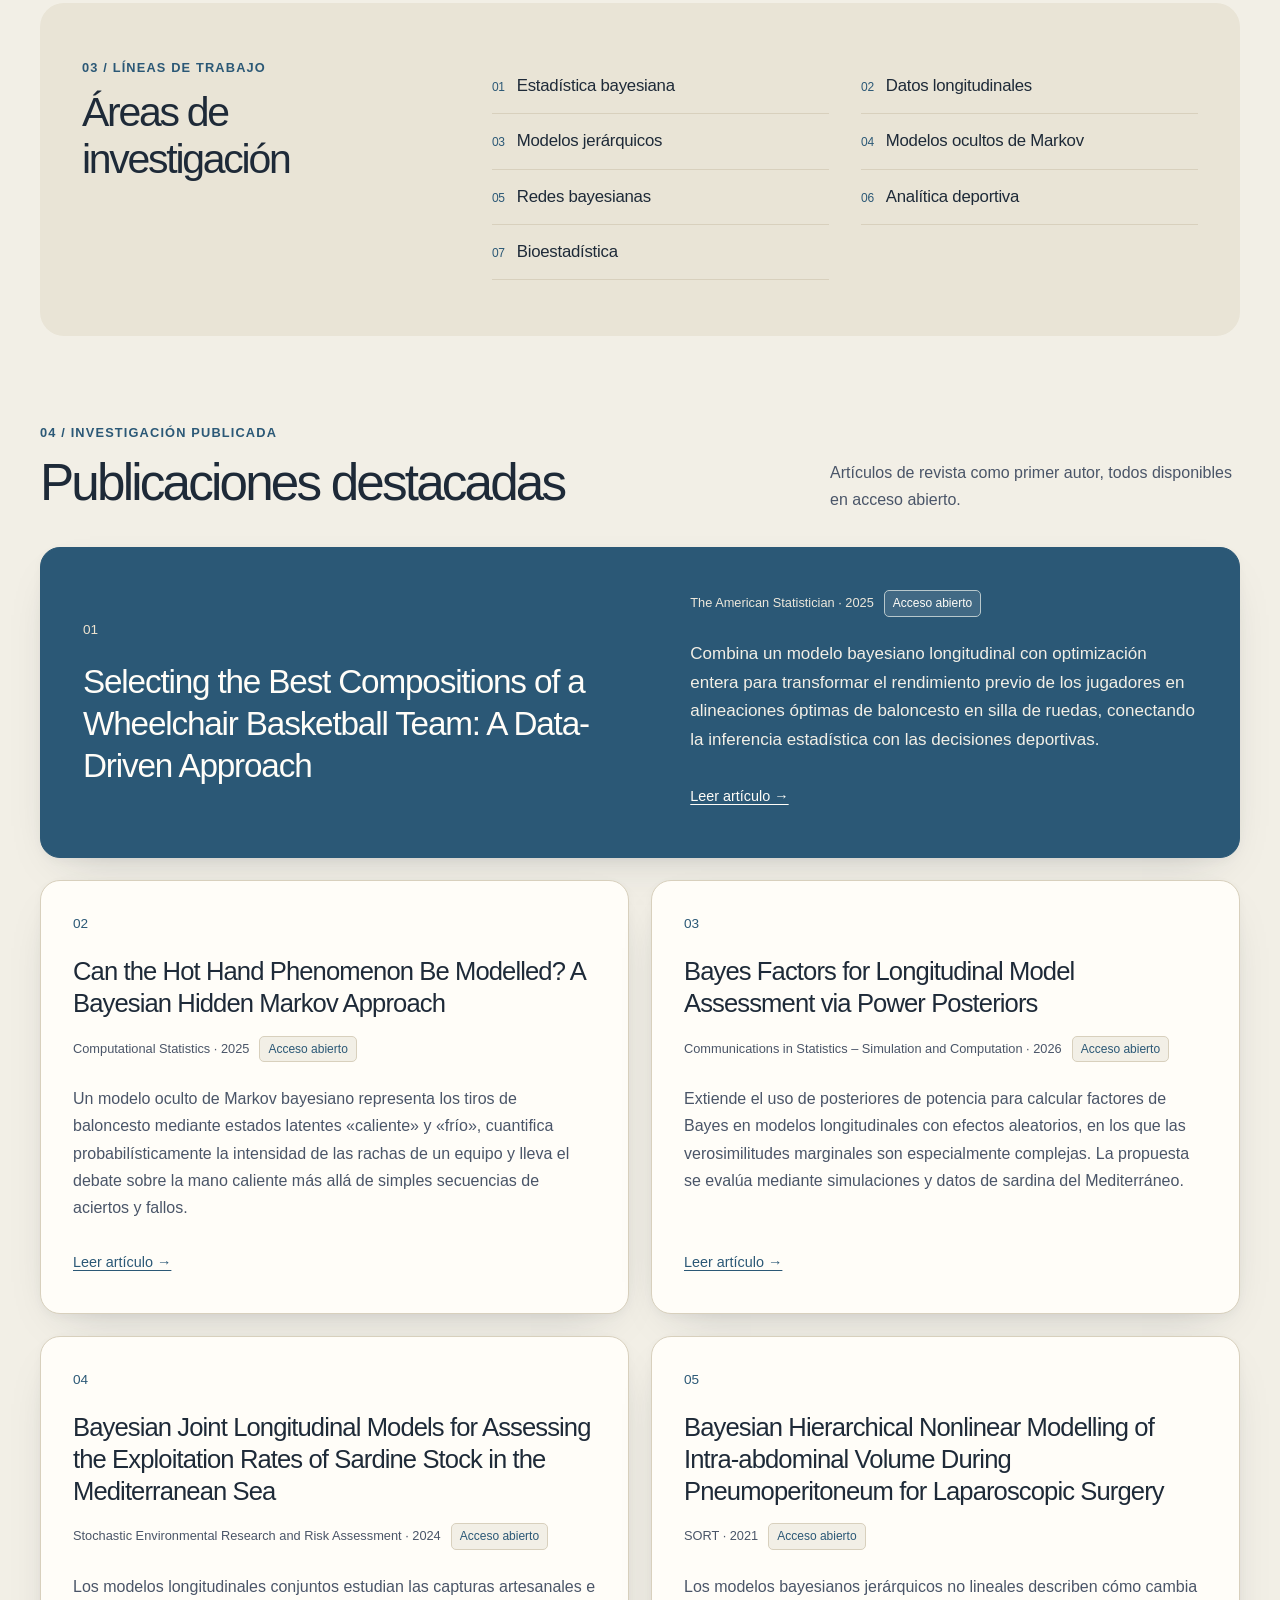
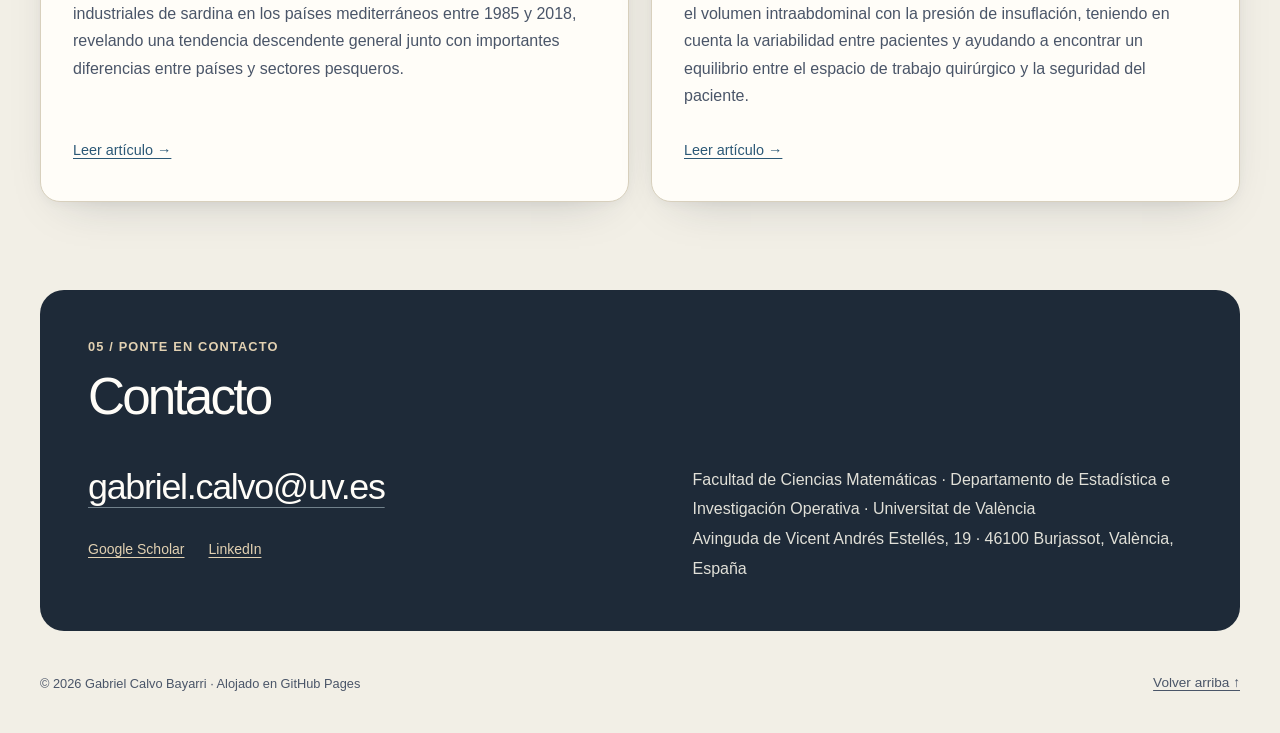
<file: es/index.html>
<!DOCTYPE html>
<html lang="es">
<head>
<meta charset="UTF-8">
<meta name="google-site-verification" content="R_-1goxI6KnAA8UKAMJeX9SjiZAaSFVaWB8MNSb2w28" />
<meta name="viewport" content="width=device-width, initial-scale=1.0">
<meta name="description" content="Gabriel Calvo Bayarri — estadístico especializado en modelos bayesianos jerárquicos y longitudinales en la Universitat de València; miembro de VABAR y Team MIDAS.">
<title>Gabriel Calvo Bayarri | Estadística</title>
<link rel="canonical" href="https://gcalvobayarri.github.io/es/">
<meta property="og:type" content="website">
<meta property="og:site_name" content="Gabriel Calvo Bayarri">
<meta property="og:title" content="Gabriel Calvo Bayarri | Estadística">
<meta property="og:description" content="Estadística bayesiana, investigación y docencia en la Universitat de València.">
<meta property="og:url" content="https://gcalvobayarri.github.io/es/">
<meta property="og:locale" content="es_ES">
<meta property="og:locale:alternate" content="en_GB">
<meta property="og:image" content="https://gcalvobayarri.github.io/ilustracion_perfil.jpeg">
<meta property="og:image:type" content="image/jpeg">
<meta property="og:image:width" content="1086">
<meta property="og:image:height" content="1448">
<meta property="og:image:alt" content="Caricatura de Gabriel Calvo Bayarri">
<meta name="twitter:card" content="summary">
<meta name="twitter:title" content="Gabriel Calvo Bayarri | Estadística">
<meta name="twitter:description" content="Estadística bayesiana, investigación y docencia en la Universitat de València.">
<meta name="twitter:image" content="https://gcalvobayarri.github.io/ilustracion_perfil.jpeg">
<meta name="twitter:image:alt" content="Caricatura de Gabriel Calvo Bayarri">
<link rel="alternate" hreflang="en" href="https://gcalvobayarri.github.io/">
<link rel="alternate" hreflang="es" href="https://gcalvobayarri.github.io/es/">
<link rel="alternate" hreflang="x-default" href="https://gcalvobayarri.github.io/">
<meta name="theme-color" content="#2b5876">
<link rel="stylesheet" href="/assets/site.css?v=20261103-topics">
<script src="/assets/site.js?v=20260910" defer></script>
<link rel="stylesheet" href="/assets/pong.css?v=1">
<script type="module" src="/assets/pong.mjs?v=2"></script>
</head>
<body>
<a class="skip-link" href="#main-content">Saltar al contenido</a>
<header class="site-header">
  <div class="container">
    <nav aria-label="Navegación principal">
      <a class="brand" href="#top" aria-label="Gabriel Calvo Bayarri — inicio">
        <span class="brand-mark" aria-hidden="true">GCB</span>
        <span class="brand-copy">
          <span class="brand-name">Gabriel Calvo Bayarri</span>
          <span class="brand-role">Estadístico bayesiano</span>
        </span>
      </a>
      <button class="menu-toggle" type="button" aria-expanded="false" aria-controls="primary-navigation" aria-label="Abrir menú" data-open-label="Abrir menú" data-close-label="Cerrar menú">
        <span aria-hidden="true"></span>
        <span aria-hidden="true"></span>
        <span aria-hidden="true"></span>
      </button>
      <ul class="nav-links" id="primary-navigation">
        <li><a href="#teaching">Docencia</a></li>
        <li><a href="#about">Sobre mí</a></li>
        <li><a href="#research">Investigación</a></li>
        <li><a href="#publications">Publicaciones</a></li>
        <li><a href="#contact">Contacto</a></li>
        <li class="language-switcher" aria-label="Idioma">
          <a href="/" lang="en" hreflang="en">EN</a>
          <span aria-hidden="true">|</span>
          <span aria-current="page">ES</span>
        </li>
      </ul>
    </nav>
  </div>
</header>
<div id="top" class="container">
<section class="hero" aria-labelledby="page-title">
    <div class="hero-copy">
      <p class="eyebrow">Estadística bayesiana</p>
      <h1 id="page-title"><span>Gabriel</span> <span>Calvo Bayarri</span></h1>
      <p class="subtitle">Universitat de València</p>
      <p class="introduction">Desarrollo modelos para comprender datos que evolucionan en el tiempo, con aplicaciones en deporte, biomedicina y ciencias pesqueras. Investigo y enseño estadística en la Universitat de València.</p>
      <div class="buttons">
        <a class="button" href="#teaching">Explorar docencia<span aria-hidden="true">↓</span></a>
        <a class="button secondary" href="#publications">Publicaciones</a>
      </div>
      <div class="hero-links">
        <a href="mailto:gabriel.calvo@uv.es">gabriel.calvo@uv.es</a>
        <a href="https://scholar.google.com/citations?user=3RSI4sgAAAAJ&amp;hl=en" target="_blank" rel="noopener noreferrer">Google Scholar</a>
      </div>
    </div>
    <div class="hero-media">
      <div class="profile-portrait"><img src="/ilustracion_perfil.jpeg" alt="Ilustración de Gabriel Calvo Bayarri" width="1086" height="1448" fetchpriority="high" decoding="async"></div>
      <figure class="signature">
      <div class="signature-heading"><strong>Aprendizaje bayesiano</strong></div>
      <svg viewBox="0 0 430 122" role="img" aria-labelledby="bayes-title-es bayes-desc-es" xmlns="http://www.w3.org/2000/svg">
        <title id="bayes-title-es">A priori · A posteriori</title>
        <desc id="bayes-desc-es">Ejemplo ilustrativo de dos densidades en una misma escala: una distribución a priori amplia y discontinua, y una distribución a posteriori más concentrada, en azul.</desc>
        <path class="prior-fill" d="M12.00,111.37 L14.03,111.31 L16.06,111.25 L18.09,111.18 L20.12,111.11 L22.15,111.03 L24.18,110.95 L26.21,110.86 L28.24,110.76 L30.27,110.66 L32.30,110.55 L34.33,110.43 L36.36,110.31 L38.39,110.18 L40.42,110.03 L42.45,109.88 L44.48,109.72 L46.51,109.55 L48.54,109.37 L50.57,109.18 L52.60,108.98 L54.63,108.77 L56.66,108.54 L58.69,108.30 L60.72,108.06 L62.75,107.79 L64.78,107.52 L66.81,107.23 L68.84,106.93 L70.87,106.61 L72.90,106.28 L74.93,105.94 L76.96,105.58 L78.99,105.21 L81.02,104.82 L83.05,104.41 L85.08,104.00 L87.11,103.56 L89.14,103.11 L91.17,102.65 L93.20,102.18 L95.23,101.68 L97.26,101.18 L99.29,100.66 L101.32,100.13 L103.35,99.58 L105.38,99.02 L107.41,98.46 L109.44,97.87 L111.47,97.28 L113.50,96.68 L115.53,96.07 L117.56,95.45 L119.59,94.83 L121.62,94.19 L123.65,93.55 L125.68,92.91 L127.71,92.27 L129.74,91.62 L131.77,90.97 L133.80,90.32 L135.83,89.68 L137.86,89.03 L139.89,88.39 L141.92,87.76 L143.95,87.13 L145.98,86.52 L148.01,85.91 L150.04,85.31 L152.07,84.73 L154.10,84.16 L156.13,83.61 L158.16,83.07 L160.19,82.55 L162.22,82.05 L164.25,81.58 L166.28,81.12 L168.31,80.69 L170.34,80.28 L172.37,79.90 L174.40,79.55 L176.43,79.22 L178.46,78.93 L180.49,78.66 L182.52,78.42 L184.55,78.22 L186.58,78.04 L188.61,77.90 L190.64,77.79 L192.67,77.72 L194.70,77.68 L196.73,77.67 L198.76,77.69 L200.79,77.75 L202.82,77.84 L204.85,77.96 L206.88,78.11 L208.91,78.30 L210.94,78.52 L212.97,78.77 L215.00,79.05 L217.03,79.36 L219.06,79.70 L221.09,80.06 L223.12,80.45 L225.15,80.87 L227.18,81.31 L229.21,81.77 L231.24,82.26 L233.27,82.77 L235.30,83.29 L237.33,83.84 L239.36,84.40 L241.39,84.97 L243.42,85.56 L245.45,86.16 L247.48,86.77 L249.51,87.40 L251.54,88.03 L253.57,88.66 L255.60,89.30 L257.63,89.95 L259.66,90.59 L261.69,91.24 L263.72,91.89 L265.75,92.54 L267.78,93.18 L269.81,93.82 L271.84,94.46 L273.87,95.09 L275.90,95.71 L277.93,96.33 L279.96,96.94 L281.99,97.53 L284.02,98.12 L286.05,98.70 L288.08,99.26 L290.11,99.81 L292.14,100.35 L294.17,100.88 L296.20,101.39 L298.23,101.89 L300.26,102.38 L302.29,102.85 L304.32,103.31 L306.35,103.75 L308.38,104.17 L310.41,104.59 L312.44,104.98 L314.47,105.36 L316.50,105.73 L318.53,106.08 L320.56,106.42 L322.59,106.75 L324.62,107.06 L326.65,107.35 L328.68,107.64 L330.71,107.91 L332.74,108.16 L334.77,108.41 L336.80,108.64 L338.83,108.86 L340.86,109.07 L342.89,109.26 L344.92,109.45 L346.95,109.63 L348.98,109.79 L351.01,109.95 L353.04,110.10 L355.07,110.23 L357.10,110.36 L359.13,110.49 L361.16,110.60 L363.19,110.71 L365.22,110.81 L367.25,110.90 L369.28,110.99 L371.31,111.07 L373.34,111.14 L375.37,111.21 L377.40,111.28 L379.43,111.34 L381.46,111.39 L383.49,111.44 L385.52,111.49 L387.55,111.54 L389.58,111.58 L391.61,111.61 L393.64,111.65 L395.67,111.68 L397.70,111.71 L399.73,111.74 L401.76,111.76 L403.79,111.78 L405.82,111.80 L407.85,111.82 L409.88,111.84 L411.91,111.86 L413.94,111.87 L415.97,111.88 L418.00,111.89 L418,112 L12,112 Z"/>
        <path class="posterior-fill" d="M12.00,112.00 L14.03,112.00 L16.06,112.00 L18.09,112.00 L20.12,112.00 L22.15,112.00 L24.18,112.00 L26.21,112.00 L28.24,112.00 L30.27,112.00 L32.30,112.00 L34.33,112.00 L36.36,112.00 L38.39,112.00 L40.42,112.00 L42.45,112.00 L44.48,112.00 L46.51,112.00 L48.54,112.00 L50.57,112.00 L52.60,112.00 L54.63,112.00 L56.66,112.00 L58.69,112.00 L60.72,112.00 L62.75,112.00 L64.78,112.00 L66.81,112.00 L68.84,112.00 L70.87,112.00 L72.90,112.00 L74.93,112.00 L76.96,112.00 L78.99,112.00 L81.02,112.00 L83.05,112.00 L85.08,112.00 L87.11,112.00 L89.14,112.00 L91.17,112.00 L93.20,112.00 L95.23,112.00 L97.26,112.00 L99.29,112.00 L101.32,112.00 L103.35,112.00 L105.38,112.00 L107.41,112.00 L109.44,112.00 L111.47,112.00 L113.50,112.00 L115.53,112.00 L117.56,112.00 L119.59,112.00 L121.62,112.00 L123.65,112.00 L125.68,112.00 L127.71,112.00 L129.74,112.00 L131.77,112.00 L133.80,112.00 L135.83,112.00 L137.86,111.99 L139.89,111.99 L141.92,111.99 L143.95,111.98 L145.98,111.98 L148.01,111.97 L150.04,111.96 L152.07,111.94 L154.10,111.92 L156.13,111.89 L158.16,111.85 L160.19,111.81 L162.22,111.74 L164.25,111.66 L166.28,111.56 L168.31,111.43 L170.34,111.27 L172.37,111.06 L174.40,110.80 L176.43,110.49 L178.46,110.10 L180.49,109.63 L182.52,109.06 L184.55,108.39 L186.58,107.58 L188.61,106.63 L190.64,105.52 L192.67,104.22 L194.70,102.73 L196.73,101.03 L198.76,99.10 L200.79,96.92 L202.82,94.50 L204.85,91.81 L206.88,88.87 L208.91,85.67 L210.94,82.23 L212.97,78.55 L215.00,74.66 L217.03,70.60 L219.06,66.39 L221.09,62.08 L223.12,57.71 L225.15,53.35 L227.18,49.06 L229.21,44.89 L231.24,40.90 L233.27,37.18 L235.30,33.77 L237.33,30.74 L239.36,28.14 L241.39,26.02 L243.42,24.42 L245.45,23.38 L247.48,22.90 L249.51,23.01 L251.54,23.70 L253.57,24.95 L255.60,26.74 L257.63,29.04 L259.66,31.81 L261.69,34.98 L263.72,38.52 L265.75,42.35 L267.78,46.40 L269.81,50.63 L271.84,54.96 L273.87,59.32 L275.90,63.67 L277.93,67.95 L279.96,72.11 L281.99,76.12 L284.02,79.93 L286.05,83.52 L288.08,86.88 L290.11,89.99 L292.14,92.83 L294.17,95.42 L296.20,97.75 L298.23,99.84 L300.26,101.68 L302.29,103.30 L304.32,104.72 L306.35,105.95 L308.38,107.00 L310.41,107.89 L312.44,108.65 L314.47,109.29 L316.50,109.82 L318.53,110.25 L320.56,110.61 L322.59,110.90 L324.62,111.14 L326.65,111.33 L328.68,111.48 L330.71,111.60 L332.74,111.70 L334.77,111.77 L336.80,111.83 L338.83,111.87 L340.86,111.90 L342.89,111.93 L344.92,111.95 L346.95,111.96 L348.98,111.97 L351.01,111.98 L353.04,111.99 L355.07,111.99 L357.10,111.99 L359.13,111.99 L361.16,112.00 L363.19,112.00 L365.22,112.00 L367.25,112.00 L369.28,112.00 L371.31,112.00 L373.34,112.00 L375.37,112.00 L377.40,112.00 L379.43,112.00 L381.46,112.00 L383.49,112.00 L385.52,112.00 L387.55,112.00 L389.58,112.00 L391.61,112.00 L393.64,112.00 L395.67,112.00 L397.70,112.00 L399.73,112.00 L401.76,112.00 L403.79,112.00 L405.82,112.00 L407.85,112.00 L409.88,112.00 L411.91,112.00 L413.94,112.00 L415.97,112.00 L418.00,112.00 L418,112 L12,112 Z"/>
        <line class="chart-baseline" x1="12" y1="112" x2="418" y2="112"/>
        <path class="prior-curve" d="M12.00,111.37 L14.03,111.31 L16.06,111.25 L18.09,111.18 L20.12,111.11 L22.15,111.03 L24.18,110.95 L26.21,110.86 L28.24,110.76 L30.27,110.66 L32.30,110.55 L34.33,110.43 L36.36,110.31 L38.39,110.18 L40.42,110.03 L42.45,109.88 L44.48,109.72 L46.51,109.55 L48.54,109.37 L50.57,109.18 L52.60,108.98 L54.63,108.77 L56.66,108.54 L58.69,108.30 L60.72,108.06 L62.75,107.79 L64.78,107.52 L66.81,107.23 L68.84,106.93 L70.87,106.61 L72.90,106.28 L74.93,105.94 L76.96,105.58 L78.99,105.21 L81.02,104.82 L83.05,104.41 L85.08,104.00 L87.11,103.56 L89.14,103.11 L91.17,102.65 L93.20,102.18 L95.23,101.68 L97.26,101.18 L99.29,100.66 L101.32,100.13 L103.35,99.58 L105.38,99.02 L107.41,98.46 L109.44,97.87 L111.47,97.28 L113.50,96.68 L115.53,96.07 L117.56,95.45 L119.59,94.83 L121.62,94.19 L123.65,93.55 L125.68,92.91 L127.71,92.27 L129.74,91.62 L131.77,90.97 L133.80,90.32 L135.83,89.68 L137.86,89.03 L139.89,88.39 L141.92,87.76 L143.95,87.13 L145.98,86.52 L148.01,85.91 L150.04,85.31 L152.07,84.73 L154.10,84.16 L156.13,83.61 L158.16,83.07 L160.19,82.55 L162.22,82.05 L164.25,81.58 L166.28,81.12 L168.31,80.69 L170.34,80.28 L172.37,79.90 L174.40,79.55 L176.43,79.22 L178.46,78.93 L180.49,78.66 L182.52,78.42 L184.55,78.22 L186.58,78.04 L188.61,77.90 L190.64,77.79 L192.67,77.72 L194.70,77.68 L196.73,77.67 L198.76,77.69 L200.79,77.75 L202.82,77.84 L204.85,77.96 L206.88,78.11 L208.91,78.30 L210.94,78.52 L212.97,78.77 L215.00,79.05 L217.03,79.36 L219.06,79.70 L221.09,80.06 L223.12,80.45 L225.15,80.87 L227.18,81.31 L229.21,81.77 L231.24,82.26 L233.27,82.77 L235.30,83.29 L237.33,83.84 L239.36,84.40 L241.39,84.97 L243.42,85.56 L245.45,86.16 L247.48,86.77 L249.51,87.40 L251.54,88.03 L253.57,88.66 L255.60,89.30 L257.63,89.95 L259.66,90.59 L261.69,91.24 L263.72,91.89 L265.75,92.54 L267.78,93.18 L269.81,93.82 L271.84,94.46 L273.87,95.09 L275.90,95.71 L277.93,96.33 L279.96,96.94 L281.99,97.53 L284.02,98.12 L286.05,98.70 L288.08,99.26 L290.11,99.81 L292.14,100.35 L294.17,100.88 L296.20,101.39 L298.23,101.89 L300.26,102.38 L302.29,102.85 L304.32,103.31 L306.35,103.75 L308.38,104.17 L310.41,104.59 L312.44,104.98 L314.47,105.36 L316.50,105.73 L318.53,106.08 L320.56,106.42 L322.59,106.75 L324.62,107.06 L326.65,107.35 L328.68,107.64 L330.71,107.91 L332.74,108.16 L334.77,108.41 L336.80,108.64 L338.83,108.86 L340.86,109.07 L342.89,109.26 L344.92,109.45 L346.95,109.63 L348.98,109.79 L351.01,109.95 L353.04,110.10 L355.07,110.23 L357.10,110.36 L359.13,110.49 L361.16,110.60 L363.19,110.71 L365.22,110.81 L367.25,110.90 L369.28,110.99 L371.31,111.07 L373.34,111.14 L375.37,111.21 L377.40,111.28 L379.43,111.34 L381.46,111.39 L383.49,111.44 L385.52,111.49 L387.55,111.54 L389.58,111.58 L391.61,111.61 L393.64,111.65 L395.67,111.68 L397.70,111.71 L399.73,111.74 L401.76,111.76 L403.79,111.78 L405.82,111.80 L407.85,111.82 L409.88,111.84 L411.91,111.86 L413.94,111.87 L415.97,111.88 L418.00,111.89"/>
        <path class="posterior-curve" d="M12.00,112.00 L14.03,112.00 L16.06,112.00 L18.09,112.00 L20.12,112.00 L22.15,112.00 L24.18,112.00 L26.21,112.00 L28.24,112.00 L30.27,112.00 L32.30,112.00 L34.33,112.00 L36.36,112.00 L38.39,112.00 L40.42,112.00 L42.45,112.00 L44.48,112.00 L46.51,112.00 L48.54,112.00 L50.57,112.00 L52.60,112.00 L54.63,112.00 L56.66,112.00 L58.69,112.00 L60.72,112.00 L62.75,112.00 L64.78,112.00 L66.81,112.00 L68.84,112.00 L70.87,112.00 L72.90,112.00 L74.93,112.00 L76.96,112.00 L78.99,112.00 L81.02,112.00 L83.05,112.00 L85.08,112.00 L87.11,112.00 L89.14,112.00 L91.17,112.00 L93.20,112.00 L95.23,112.00 L97.26,112.00 L99.29,112.00 L101.32,112.00 L103.35,112.00 L105.38,112.00 L107.41,112.00 L109.44,112.00 L111.47,112.00 L113.50,112.00 L115.53,112.00 L117.56,112.00 L119.59,112.00 L121.62,112.00 L123.65,112.00 L125.68,112.00 L127.71,112.00 L129.74,112.00 L131.77,112.00 L133.80,112.00 L135.83,112.00 L137.86,111.99 L139.89,111.99 L141.92,111.99 L143.95,111.98 L145.98,111.98 L148.01,111.97 L150.04,111.96 L152.07,111.94 L154.10,111.92 L156.13,111.89 L158.16,111.85 L160.19,111.81 L162.22,111.74 L164.25,111.66 L166.28,111.56 L168.31,111.43 L170.34,111.27 L172.37,111.06 L174.40,110.80 L176.43,110.49 L178.46,110.10 L180.49,109.63 L182.52,109.06 L184.55,108.39 L186.58,107.58 L188.61,106.63 L190.64,105.52 L192.67,104.22 L194.70,102.73 L196.73,101.03 L198.76,99.10 L200.79,96.92 L202.82,94.50 L204.85,91.81 L206.88,88.87 L208.91,85.67 L210.94,82.23 L212.97,78.55 L215.00,74.66 L217.03,70.60 L219.06,66.39 L221.09,62.08 L223.12,57.71 L225.15,53.35 L227.18,49.06 L229.21,44.89 L231.24,40.90 L233.27,37.18 L235.30,33.77 L237.33,30.74 L239.36,28.14 L241.39,26.02 L243.42,24.42 L245.45,23.38 L247.48,22.90 L249.51,23.01 L251.54,23.70 L253.57,24.95 L255.60,26.74 L257.63,29.04 L259.66,31.81 L261.69,34.98 L263.72,38.52 L265.75,42.35 L267.78,46.40 L269.81,50.63 L271.84,54.96 L273.87,59.32 L275.90,63.67 L277.93,67.95 L279.96,72.11 L281.99,76.12 L284.02,79.93 L286.05,83.52 L288.08,86.88 L290.11,89.99 L292.14,92.83 L294.17,95.42 L296.20,97.75 L298.23,99.84 L300.26,101.68 L302.29,103.30 L304.32,104.72 L306.35,105.95 L308.38,107.00 L310.41,107.89 L312.44,108.65 L314.47,109.29 L316.50,109.82 L318.53,110.25 L320.56,110.61 L322.59,110.90 L324.62,111.14 L326.65,111.33 L328.68,111.48 L330.71,111.60 L332.74,111.70 L334.77,111.77 L336.80,111.83 L338.83,111.87 L340.86,111.90 L342.89,111.93 L344.92,111.95 L346.95,111.96 L348.98,111.97 L351.01,111.98 L353.04,111.99 L355.07,111.99 L357.10,111.99 L359.13,111.99 L361.16,112.00 L363.19,112.00 L365.22,112.00 L367.25,112.00 L369.28,112.00 L371.31,112.00 L373.34,112.00 L375.37,112.00 L377.40,112.00 L379.43,112.00 L381.46,112.00 L383.49,112.00 L385.52,112.00 L387.55,112.00 L389.58,112.00 L391.61,112.00 L393.64,112.00 L395.67,112.00 L397.70,112.00 L399.73,112.00 L401.76,112.00 L403.79,112.00 L405.82,112.00 L407.85,112.00 L409.88,112.00 L411.91,112.00 L413.94,112.00 L415.97,112.00 L418.00,112.00"/>
      </svg>
      <div class="chart-legend"><span class="legend prior">A priori</span><span class="legend">A posteriori</span></div>
      <figcaption class="signature-caption">Ejemplo de actualización de la incertidumbre con datos.</figcaption>
    </figure>
    </div>
  </section>
<figure class="research-quote">
    <span class="quote-mark" aria-hidden="true">“</span>
    <blockquote>
      <p>Es la irreductibilidad del misterio lo que suscita el dinamismo de la investigación.</p>
    </blockquote>
    <figcaption>Olivier Clément</figcaption>
  </figure>
<main id="main-content">
<section id="teaching" class="teaching-section">
      <div class="section-heading-block">
      <div><p class="section-kicker">01 / Recursos docentes</p><h2>Docencia</h2></div>
      <p class="section-lede">Audios, apuntes y materiales descargables de mis asignaturas.</p>
    </div>

      <article class="course-block">
        <div class="course-heading">
          <div>
            <p class="eyebrow">Asignatura</p>
            <h3>Experimentación Integrada en Biología</h3>
            <p>Estadística para estudiantes de tercer curso del Grado en Biología de la Universitat de València.</p>
          </div>
          <span class="course-badge">3.º de Biología · EIB</span>
        </div>

        <div class="course-topics">
 <div class="topics-intro"><p>La asignatura en cuatro temas</p><span class="panel-count">2 pódcasts disponibles · 4 test</span></div>
 <p style="margin:0 0 20px"><a class="button" href="#ejercicios-tipo-test">Ir a ejercicios tipo test ↓</a></p><div class="topics-grid"><section class="topic-card" aria-labelledby="topic-1-es" id="tema-1"><header class="topic-heading"><p class="eyebrow">Tema 01</p><h4 id="topic-1-es">Regresión lineal múltiple</h4></header><div class="topic-resources"><div class="topic-resource"><div class="episode-top"><h5>Pódcast</h5><span class="episode-duration">6 min 24 s</span></div><audio controls preload="metadata" aria-label="Pódcast: tema 1, Regresión lineal múltiple"><source src="/audio/capitulo_modelo_lineal_es.m4a" type="audio/mp4">Tu navegador no permite reproducir este audio.</audio><a class="audio-download" href="/audio/capitulo_modelo_lineal_es.m4a" download><svg viewBox="0 0 24 24" fill="none" stroke="currentColor" stroke-width="1.7" aria-hidden="true"><path d="M12 3v12m-5-5 5 5 5-5M5 16v4h14v-4"/></svg>Descargar audio</a></div></div></section>
<section class="topic-card" aria-labelledby="topic-2-es" id="tema-2"><header class="topic-heading"><p class="eyebrow">Tema 02</p><h4 id="topic-2-es">ANOVA de una vía</h4></header><div class="topic-resources"><div class="topic-resource"><div class="episode-top"><h5>Pódcast</h5><span class="episode-duration">5 min 44 s</span></div><audio controls preload="metadata" aria-label="Pódcast: tema 2, ANOVA de una vía"><source src="/audio/capitulo2_anova_es.m4a" type="audio/mp4">Tu navegador no permite reproducir este audio.</audio><a class="audio-download" href="/audio/capitulo2_anova_es.m4a" download><svg viewBox="0 0 24 24" fill="none" stroke="currentColor" stroke-width="1.7" aria-hidden="true"><path d="M12 3v12m-5-5 5 5 5-5M5 16v4h14v-4"/></svg>Descargar audio</a></div></div></section>
<section class="topic-card" aria-labelledby="topic-3-es" id="tema-3"><header class="topic-heading"><p class="eyebrow">Tema 03</p><h4 id="topic-3-es">ANOVA de dos o más vías</h4></header><div class="topic-resources"><div class="topic-resource topic-pending"><h5>Pódcast</h5><p>Pendiente de publicación.</p></div></div></section>
<section class="topic-card" aria-labelledby="topic-4-es" id="tema-4"><header class="topic-heading"><p class="eyebrow">Tema 04</p><h4 id="topic-4-es">ANCOVA</h4></header><div class="topic-resources"><div class="topic-resource topic-pending"><h5>Pódcast</h5><p>Pendiente de publicación.</p></div></div></section></div>
 <section id="ejercicios-tipo-test" style="margin-top:32px;scroll-margin-top:110px" aria-labelledby="titulo-test"><div class="panel-heading"><div><p class="eyebrow">Autoevaluación</p><h4 id="titulo-test">Ejercicios tipo test</h4></div></div><p>Elige un tema. Al terminar podrás revisar tu puntuación y la explicación de cada respuesta.</p><div class="episode-list"><article class="episode-card"><p class="episode-number">Tema 1 · 7 preguntas</p><h5>Regresión lineal múltiple</h5><a class="button" href="/es/docencia/regresion.html" aria-label="Empezar test del tema 1: Regresión lineal múltiple">Empezar test del tema 1 →</a></article>
<article class="episode-card"><p class="episode-number">Tema 2 · 8 preguntas</p><h5>ANOVA de una vía</h5><a class="button" href="/es/docencia/anova.html" aria-label="Empezar test del tema 2: ANOVA de una vía">Empezar test del tema 2 →</a></article>
<article class="episode-card"><p class="episode-number">Tema 3 · 6 preguntas</p><h5>ANOVA de dos o más vías</h5><a class="button" href="/es/docencia/anova-dos-vias.html" aria-label="Empezar test del tema 3: ANOVA de dos o más vías">Empezar test del tema 3 →</a></article>
<article class="episode-card"><p class="episode-number">Tema 4 · 5 preguntas</p><h5>ANCOVA</h5><a class="button" href="/es/docencia/ancova.html" aria-label="Empezar test del tema 4: ANCOVA">Empezar test del tema 4 →</a></article></div></section><aside class="course-materials"><div><p class="eyebrow">Leer y descargar</p><h4>Apuntes y recursos</h4></div><p>Aquí aparecerán los apuntes y materiales descargables cuando estén disponibles.</p></aside>
 </div>
      </article>
    </section>

<section id="about" class="about-section">
    <div><p class="section-kicker">02 / Trayectoria</p><h2>Sobre mí</h2></div>
    <div class="about-copy">
      <p>Soy estadístico y profesor ayudante doctor en la Universitat de València. Mi investigación se centra en la inferencia bayesiana, con especial interés en las redes bayesianas y los modelos longitudinales.</p>
      <p>Me interesa aplicar estos métodos al análisis deportivo (<em>sports analytics</em>) para comprender el rendimiento y apoyar la toma de decisiones. El deporte también forma parte de mi vida fuera de la investigación: practico powerchair hockey y powerchair fútbol.</p>
      <p>Imparto estadística, bioestadística y modelos bayesianos, y formo parte del
        <a href="https://vabar.github.io/members/" target="_blank" rel="noopener noreferrer">Valencia Bayesian Research Group (VABAR)</a>
        y de <a href="https://math.uni.lu/midas/people/dp/?gabrielcalvo" target="_blank" rel="noopener noreferrer">Team MIDAS</a>.
      </p>
    </div>
  </section>

<section id="research" class="research-section">
    <div><p class="section-kicker">03 / Líneas de trabajo</p><h2>Áreas de investigación</h2></div>
    <ul class="research-list">
        <li>Estadística bayesiana</li>
        <li>Datos longitudinales</li>
        <li>Modelos jerárquicos</li>
        <li>Modelos ocultos de Markov</li>
        <li>Redes bayesianas</li>
        <li>Analítica deportiva</li>
        <li>Bioestadística</li>
      </ul>
  </section>

<section id="publications">
    <div class="section-heading-block">
      <div><p class="section-kicker">04 / Investigación publicada</p><h2>Publicaciones destacadas</h2></div>
      <p class="section-lede">Artículos de revista como primer autor, todos disponibles en acceso abierto.</p>
    </div>
    <div class="publications"><article class="pub-card featured"><div class="featured-heading"><span class="publication-number" aria-hidden="true">01</span><h3>
            <a href="https://www.tandfonline.com/doi/full/10.1080/00031305.2024.2402246" target="_blank" rel="noopener noreferrer">
              Selecting the Best Compositions of a Wheelchair Basketball Team: A Data-Driven Approach
            </a>
          </h3></div><div class="featured-body">
          <p class="publication-meta">
            <span>The American Statistician · 2025</span>
            <span class="open-access-badge">Acceso abierto</span>
          </p>
          <p>
            Combina un modelo bayesiano longitudinal con optimización entera
            para transformar el rendimiento previo de los jugadores en
            alineaciones óptimas de baloncesto en silla de ruedas, conectando
            la inferencia estadística con las decisiones deportivas.
          </p>
          <a class="publication-link" href="https://www.tandfonline.com/doi/full/10.1080/00031305.2024.2402246" target="_blank" rel="noopener noreferrer">Leer artículo →</a>
        </div></article><article class="pub-card">
<span class="publication-number" aria-hidden="true">02</span>
          <h3>
            <a href="https://link.springer.com/article/10.1007/s00180-024-01560-8" target="_blank" rel="noopener noreferrer">
              Can the Hot Hand Phenomenon Be Modelled? A Bayesian Hidden Markov Approach
            </a>
          </h3>
          <p class="publication-meta">
            <span>Computational Statistics · 2025</span>
            <span class="open-access-badge">Acceso abierto</span>
          </p>
          <p>
            Un modelo oculto de Markov bayesiano representa los tiros de
            baloncesto mediante estados latentes «caliente» y «frío», cuantifica
            probabilísticamente la intensidad de las rachas de un equipo y lleva
            el debate sobre la mano caliente más allá de simples secuencias de
            aciertos y fallos.
          </p>
          <a class="publication-link" href="https://link.springer.com/article/10.1007/s00180-024-01560-8" target="_blank" rel="noopener noreferrer">Leer artículo →</a>
        </article><article class="pub-card">
<span class="publication-number" aria-hidden="true">03</span>
          <h3>
            <a href="https://www.tandfonline.com/doi/full/10.1080/03610918.2024.2399159" target="_blank" rel="noopener noreferrer">
              Bayes Factors for Longitudinal Model Assessment via Power Posteriors
            </a>
          </h3>
          <p class="publication-meta">
            <span>Communications in Statistics – Simulation and Computation · 2026</span>
            <span class="open-access-badge">Acceso abierto</span>
          </p>
          <p>
            Extiende el uso de posteriores de potencia para calcular factores
            de Bayes en modelos longitudinales con efectos aleatorios, en los
            que las verosimilitudes marginales son especialmente complejas. La
            propuesta se evalúa mediante simulaciones y datos de sardina del
            Mediterráneo.
          </p>
          <a class="publication-link" href="https://www.tandfonline.com/doi/full/10.1080/03610918.2024.2399159" target="_blank" rel="noopener noreferrer">Leer artículo →</a>
        </article><article class="pub-card">
<span class="publication-number" aria-hidden="true">04</span>
          <h3>
            <a href="https://link.springer.com/article/10.1007/s00477-023-02649-0" target="_blank" rel="noopener noreferrer">
              Bayesian Joint Longitudinal Models for Assessing the Exploitation Rates of Sardine Stock in the Mediterranean Sea
            </a>
          </h3>
          <p class="publication-meta">
            <span>Stochastic Environmental Research and Risk Assessment · 2024</span>
            <span class="open-access-badge">Acceso abierto</span>
          </p>
          <p>
            Los modelos longitudinales conjuntos estudian las capturas
            artesanales e industriales de sardina en los países mediterráneos
            entre 1985 y 2018, revelando una tendencia descendente general junto
            con importantes diferencias entre países y sectores pesqueros.
          </p>
          <a class="publication-link" href="https://link.springer.com/article/10.1007/s00477-023-02649-0" target="_blank" rel="noopener noreferrer">Leer artículo →</a>
        </article><article class="pub-card">
<span class="publication-number" aria-hidden="true">05</span>
          <h3>
            <a href="https://upcommons.upc.edu/entities/publication/efefdcba-d39e-43cb-ab7d-149e91c5d741" target="_blank" rel="noopener noreferrer">
              Bayesian Hierarchical Nonlinear Modelling of Intra-abdominal Volume During Pneumoperitoneum for Laparoscopic Surgery
            </a>
          </h3>
          <p class="publication-meta">
            <span>SORT · 2021</span>
            <span class="open-access-badge">Acceso abierto</span>
          </p>
          <p>
            Los modelos bayesianos jerárquicos no lineales describen cómo
            cambia el volumen intraabdominal con la presión de insuflación,
            teniendo en cuenta la variabilidad entre pacientes y ayudando a
            encontrar un equilibrio entre el espacio de trabajo quirúrgico y
            la seguridad del paciente.
          </p>
          <a class="publication-link" href="https://upcommons.upc.edu/entities/publication/efefdcba-d39e-43cb-ab7d-149e91c5d741" target="_blank" rel="noopener noreferrer">Leer artículo →</a>
        </article></div>
  </section>

<section id="contact" class="contact-section">
    <p class="section-kicker">05 / Ponte en contacto</p><h2>Contacto</h2>
    <div class="contact-layout">
      <div><a class="contact-email" href="mailto:gabriel.calvo@uv.es">gabriel.calvo@uv.es</a><div class="contact-links">
        <a href="https://scholar.google.com/citations?user=3RSI4sgAAAAJ&hl=en" target="_blank" rel="noopener noreferrer">Google Scholar</a>
        <a href="https://www.linkedin.com/in/gabriel-calvo-bayarri-797377b9/" target="_blank" rel="noopener noreferrer">LinkedIn</a>
      </div></div>
      <p class="contact-address">Facultad de Ciencias Matemáticas · Departamento de Estadística e Investigación Operativa · Universitat de València<br>
          Avinguda de Vicent Andrés Estellés, 19 · 46100 Burjassot, València, España</p>
    </div>
  </section>
</main>
</div>
<footer>
  <div class="container">
    <p>© 2026 Gabriel Calvo Bayarri · Alojado en GitHub Pages</p>
    <a href="#top">Volver arriba ↑</a>
  </div>
</footer>
<!-- Cloudflare Web Analytics -->
<script type='module' src='https://static.cloudflareinsights.com/beacon.min.js' data-cf-beacon='{"token": "9bba960dc3624a2086b7335573e051ea"}'></script>
<!-- End Cloudflare Web Analytics -->
</body>
</html>
</file>
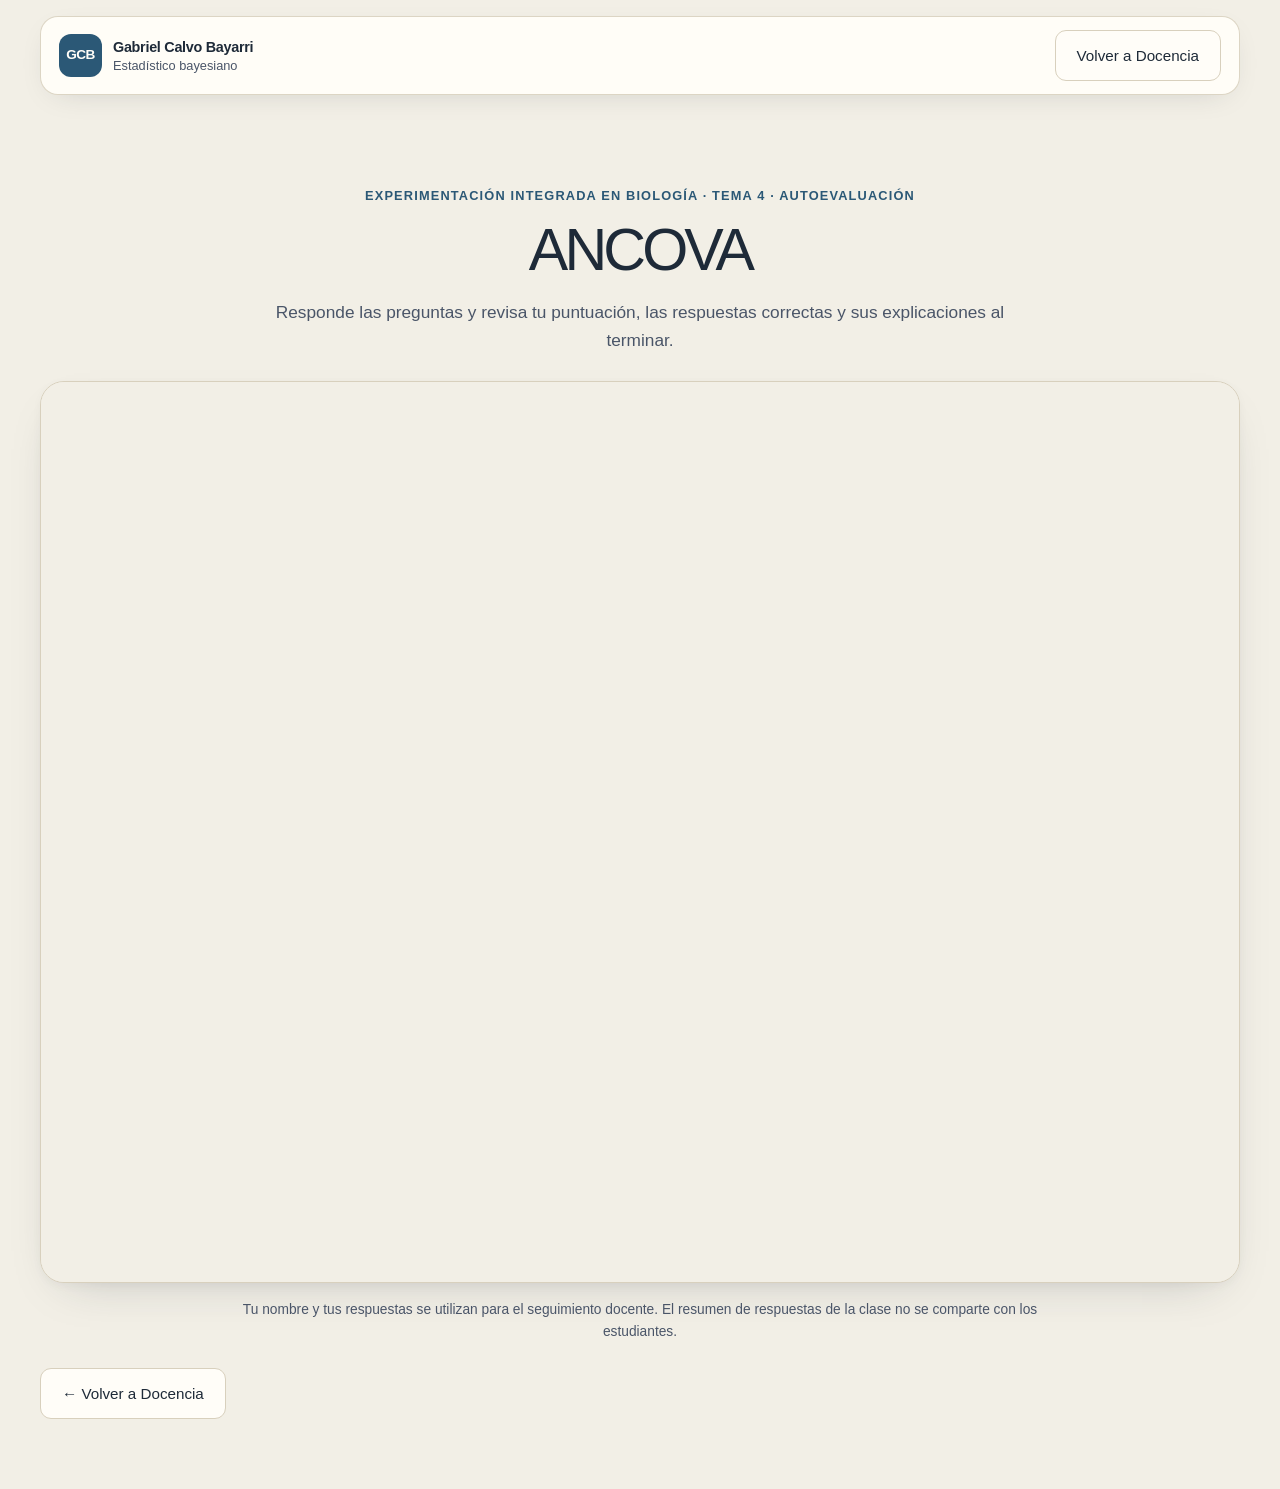
<file: es/docencia/ancova.html>
<!doctype html>
<html lang="es">
<head>
  <meta charset="utf-8"><meta name="viewport" content="width=device-width, initial-scale=1">
  <meta name="description" content="Cuestionario de práctica de ANCOVA para Experimentación Integrada en Biología.">
  <title>Cuestionario de ANCOVA | Docencia — Gabriel Calvo Bayarri</title>
  <link rel="stylesheet" href="/assets/site.css?v=20261103-topics">
  <style>
    .quiz-page{padding:clamp(40px,8vw,92px) 0 70px}.quiz-hero{max-width:760px;margin:0 auto 26px;text-align:center}.quiz-hero h1{font-size:clamp(2.2rem,5vw,3.7rem);margin:0 0 18px}.quiz-hero p:not(.eyebrow){color:var(--muted);font-size:1.08rem}.quiz-frame-wrap{overflow:hidden;border:1px solid var(--line);border-radius:24px;background:var(--paper);box-shadow:var(--shadow)}#ancova-quiz{display:block;width:100%;height:900px;border:0;background:var(--paper)}.quiz-note{margin:16px auto 0;max-width:800px;color:var(--muted);font-size:.86rem;text-align:center}.quiz-back{display:inline-flex;margin-top:24px;text-decoration:none}.quiz-unavailable{margin:24px auto;padding:24px;max-width:700px;border:1px solid var(--line);border-radius:18px;background:var(--white);color:var(--muted);text-align:center}
  </style>
</head>
<body>
  <header class="site-header"><div class="container"><nav aria-label="Navegación principal"><a class="brand" href="/es/" aria-label="Gabriel Calvo Bayarri — inicio"><span class="brand-mark" aria-hidden="true">GCB</span><span class="brand-copy"><span class="brand-name">Gabriel Calvo Bayarri</span><span class="brand-role">Estadístico bayesiano</span></span></a><a class="button secondary" href="/es/#tema-4">Volver a Docencia</a></nav></div></header>
  <main class="container quiz-page"><div class="quiz-hero"><p class="eyebrow">Experimentación Integrada en Biología · Tema 4 · Autoevaluación</p><h1>ANCOVA</h1><p>Responde las preguntas y revisa tu puntuación, las respuestas correctas y sus explicaciones al terminar.</p></div>
    <div class="quiz-frame-wrap"><iframe id="ancova-quiz" src="https://script.google.com/macros/s/AKfycbwzm-qr2Ze5PYpm7Dcs1J4ayt2GcktoB1CbkpSOcAcx7M_h1Vngoyd_e29BknfOtAj9/exec" title="Cuestionario de ANCOVA" loading="lazy" referrerpolicy="strict-origin-when-cross-origin"></iframe><div class="quiz-unavailable" id="quiz-unavailable" hidden>La autoevaluación quedará disponible en esta página cuando se conecte la aplicación del cuestionario.</div></div>
    <p class="quiz-note">Tu nombre y tus respuestas se utilizan para el seguimiento docente. El resumen de respuestas de la clase no se comparte con los estudiantes.</p><a class="button secondary quiz-back" href="/es/#tema-4">← Volver a Docencia</a>
  </main>
  <script>
    const frame=document.getElementById('ancova-quiz');
    window.addEventListener('message',event=>{if(event.source!==frame.contentWindow||!event.data||event.data.type!=='eib-ancova-height')return;frame.style.height=Math.max(700,Math.min(Number(event.data.height)||900,8000))+'px'});
  </script>
</body>
</html>
</file>
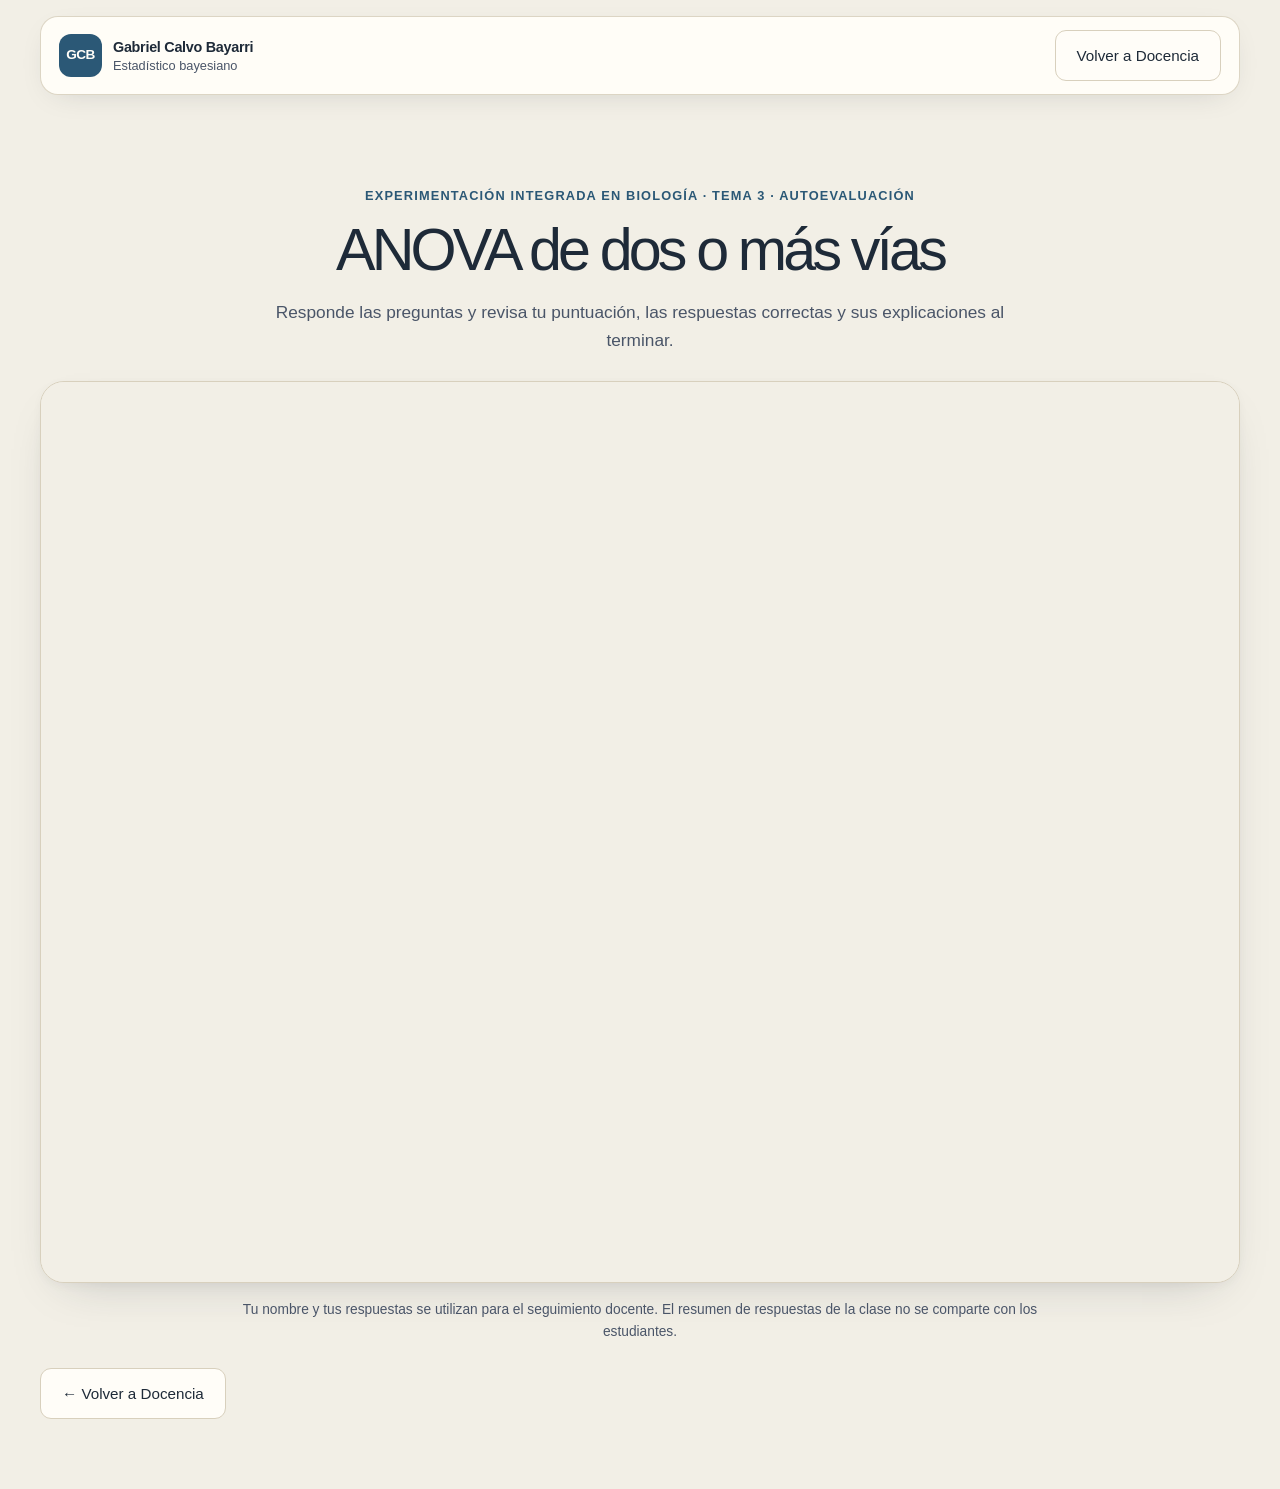
<file: es/docencia/anova-dos-vias.html>
<!doctype html>
<html lang="es">
<head>
  <meta charset="utf-8"><meta name="viewport" content="width=device-width, initial-scale=1">
  <meta name="description" content="Cuestionario de práctica de ANOVA de dos o más vías para Experimentación Integrada en Biología.">
  <title>Cuestionario de ANOVA de dos o más vías | Docencia — Gabriel Calvo Bayarri</title>
  <link rel="stylesheet" href="/assets/site.css?v=20261103-topics">
  <style>
    .quiz-page{padding:clamp(40px,8vw,92px) 0 70px}.quiz-hero{max-width:760px;margin:0 auto 26px;text-align:center}.quiz-hero h1{font-size:clamp(2.2rem,5vw,3.7rem);margin:0 0 18px}.quiz-hero p:not(.eyebrow){color:var(--muted);font-size:1.08rem}.quiz-frame-wrap{overflow:hidden;border:1px solid var(--line);border-radius:24px;background:var(--paper);box-shadow:var(--shadow)}#two-way-anova-quiz{display:block;width:100%;height:900px;border:0;background:var(--paper)}.quiz-note{margin:16px auto 0;max-width:800px;color:var(--muted);font-size:.86rem;text-align:center}.quiz-back{display:inline-flex;margin-top:24px;text-decoration:none}.quiz-unavailable{margin:24px auto;padding:24px;max-width:700px;border:1px solid var(--line);border-radius:18px;background:var(--white);color:var(--muted);text-align:center}
  </style>
</head>
<body>
  <header class="site-header"><div class="container"><nav aria-label="Navegación principal"><a class="brand" href="/es/" aria-label="Gabriel Calvo Bayarri — inicio"><span class="brand-mark" aria-hidden="true">GCB</span><span class="brand-copy"><span class="brand-name">Gabriel Calvo Bayarri</span><span class="brand-role">Estadístico bayesiano</span></span></a><a class="button secondary" href="/es/#tema-3">Volver a Docencia</a></nav></div></header>
  <main class="container quiz-page"><div class="quiz-hero"><p class="eyebrow">Experimentación Integrada en Biología · Tema 3 · Autoevaluación</p><h1>ANOVA de dos o más vías</h1><p>Responde las preguntas y revisa tu puntuación, las respuestas correctas y sus explicaciones al terminar.</p></div>
    <div class="quiz-frame-wrap"><iframe id="two-way-anova-quiz" title="Cuestionario de ANOVA de dos o más vías" loading="lazy" referrerpolicy="strict-origin-when-cross-origin"></iframe><div class="quiz-unavailable" id="quiz-unavailable">La autoevaluación quedará disponible en esta página cuando se conecte la aplicación del cuestionario.</div></div>
    <p class="quiz-note">Tu nombre y tus respuestas se utilizan para el seguimiento docente. El resumen de respuestas de la clase no se comparte con los estudiantes.</p><a class="button secondary quiz-back" href="/es/#tema-3">← Volver a Docencia</a>
  </main>
  <script>
    const webAppUrl = 'https://script.google.com/macros/s/AKfycbyACO06A2AmOF6f13CndcpbAD63EzU884bwYJB_m6QwwDYNPsJKUuRfGsB1-rFsKRl4/exec';
    const frame=document.getElementById('two-way-anova-quiz'),unavailable=document.getElementById('quiz-unavailable');
    if(webAppUrl.startsWith('https://script.google.com/macros/s/')&&webAppUrl.endsWith('/exec')){frame.src=webAppUrl;unavailable.hidden=true}else{frame.hidden=true}
    window.addEventListener('message',event=>{if(event.source!==frame.contentWindow||!event.data||event.data.type!=='eib-two-way-anova-height')return;frame.style.height=Math.max(700,Math.min(Number(event.data.height)||900,8000))+'px'});
  </script>
</body>
</html>
</file>
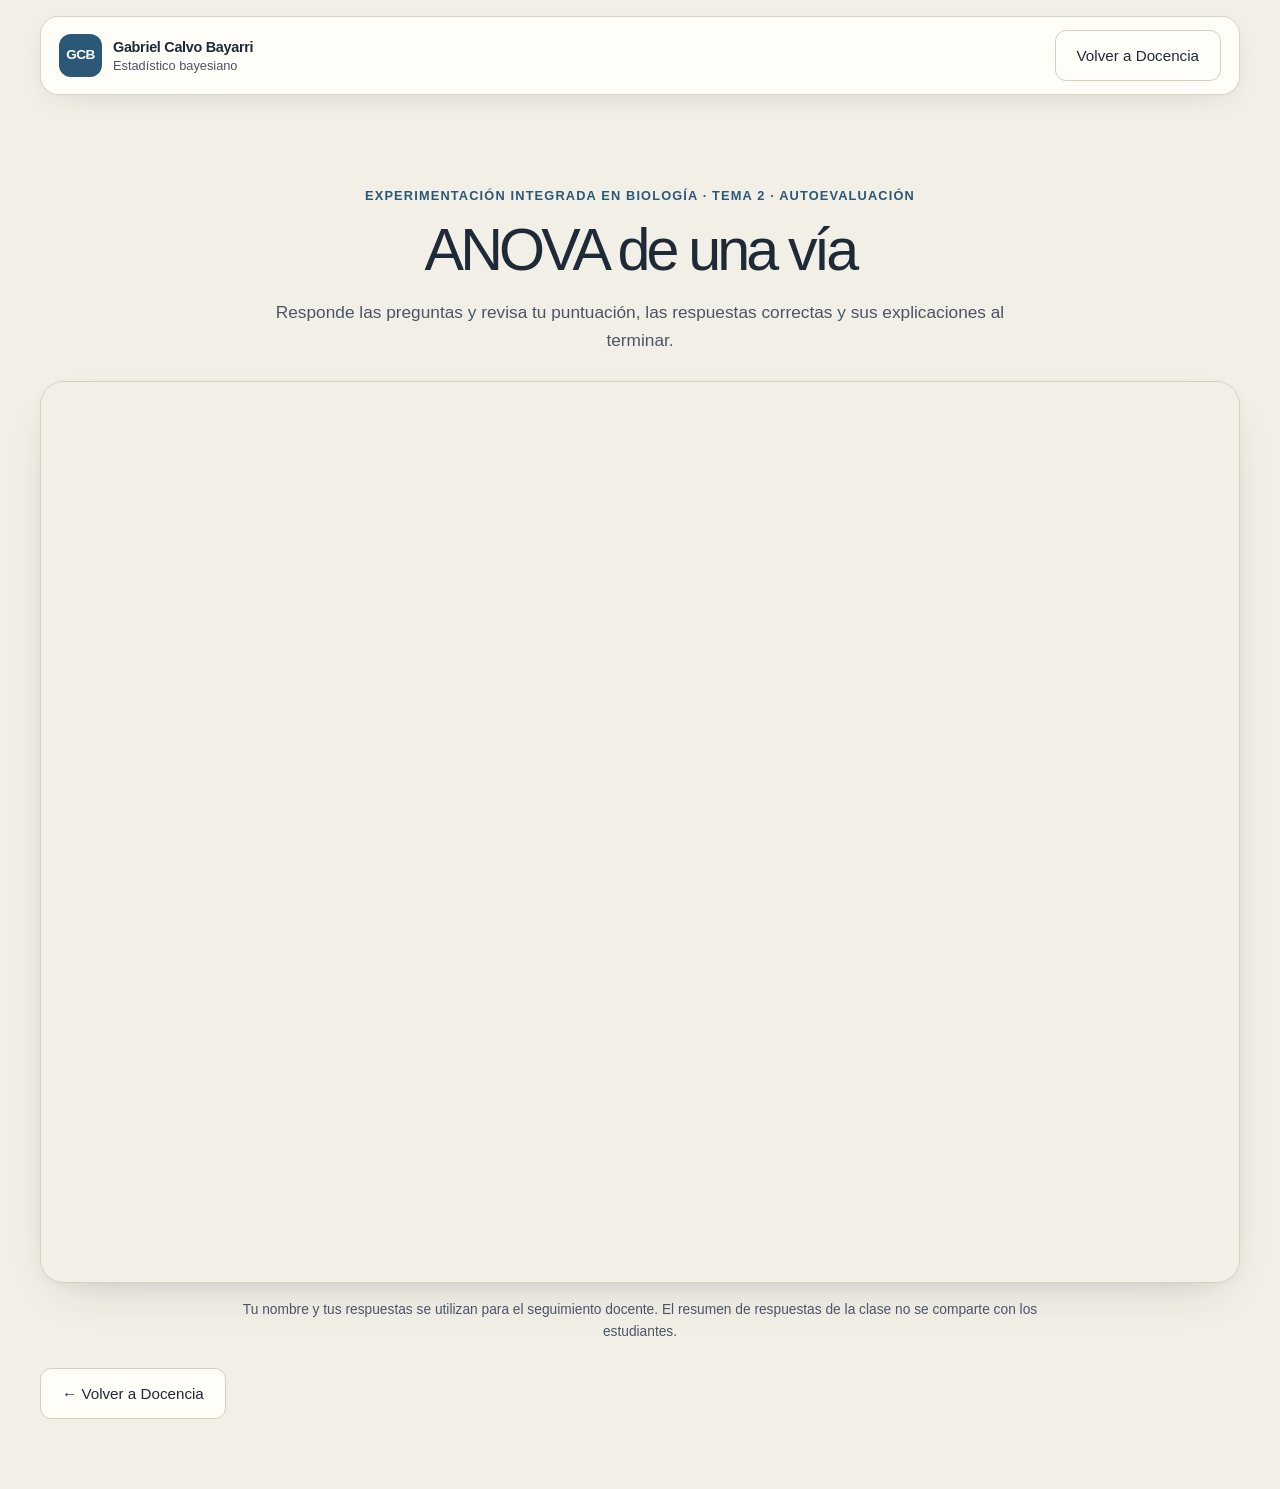
<file: es/docencia/anova.html>
<!doctype html>
<html lang="es">
<head>
  <meta charset="utf-8">
  <meta name="viewport" content="width=device-width, initial-scale=1">
  <meta name="description" content="Cuestionario de práctica de ANOVA para Experimentación Integrada en Biología.">
  <title>Cuestionario ANOVA | Docencia — Gabriel Calvo Bayarri</title>
  <link rel="stylesheet" href="/assets/site.css?v=20261103-topics">
  <style>
    .quiz-page{padding:clamp(40px,8vw,92px) 0 70px}.quiz-hero{max-width:760px;margin:0 auto 26px;text-align:center}.quiz-hero h1{font-size:clamp(2.2rem,5vw,3.7rem);margin:0 0 18px}.quiz-hero p:not(.eyebrow){color:var(--muted);font-size:1.08rem}.quiz-frame-wrap{overflow:hidden;border:1px solid var(--line);border-radius:24px;background:var(--paper);box-shadow:var(--shadow)}#anova-quiz{display:block;width:100%;height:900px;border:0;background:var(--paper)}.quiz-note{margin:16px auto 0;max-width:800px;color:var(--muted);font-size:.86rem;text-align:center}.quiz-back{display:inline-flex;margin-top:24px;text-decoration:none}.quiz-unavailable{margin:24px auto;padding:24px;max-width:700px;border:1px solid var(--line);border-radius:18px;background:var(--white);color:var(--muted);text-align:center}
  </style>
</head>
<body>
  <header class="site-header">
    <div class="container">
      <nav aria-label="Navegación principal">
        <a class="brand" href="/es/" aria-label="Gabriel Calvo Bayarri — inicio">
          <span class="brand-mark" aria-hidden="true">GCB</span>
          <span class="brand-copy"><span class="brand-name">Gabriel Calvo Bayarri</span><span class="brand-role">Estadístico bayesiano</span></span>
        </a>
        <a class="button secondary" href="/es/#tema-2">Volver a Docencia</a>
      </nav>
    </div>
  </header>
  <main class="container quiz-page">
    <div class="quiz-hero">
      <p class="eyebrow">Experimentación Integrada en Biología · Tema 2 · Autoevaluación</p>
      <h1>ANOVA de una vía</h1>
      <p>Responde las preguntas y revisa tu puntuación, las respuestas correctas y sus explicaciones al terminar.</p>
    </div>
    <div class="quiz-frame-wrap" id="quiz-frame-wrap">
      <iframe id="anova-quiz" title="Cuestionario de práctica de ANOVA" loading="lazy" referrerpolicy="strict-origin-when-cross-origin"></iframe>
      <div class="quiz-unavailable" id="quiz-unavailable">El cuestionario estará disponible cuando se conecte la aplicación de respuestas.</div>
    </div>
    <p class="quiz-note">Tu nombre y tus respuestas se utilizan para el seguimiento docente. El resumen de respuestas de la clase no se comparte con los estudiantes.</p>
    <a class="button secondary quiz-back" href="/es/#tema-2">← Volver a Docencia</a>
  </main>
  <script>
    const webAppUrl = 'https://script.google.com/macros/s/AKfycbyRiNfsPrGXheyURSZldWTFONpQRAzrslBQ0zaP7Kzm9cJN9fNoVYoz4aseDmHv8VDJUg/exec';
    const frame = document.getElementById('anova-quiz');
    const unavailable = document.getElementById('quiz-unavailable');
    if (webAppUrl.startsWith('https://script.google.com/macros/s/') && webAppUrl.endsWith('/exec')) {
      frame.src = webAppUrl;
      unavailable.hidden = true;
    } else {
      frame.hidden = true;
    }
    window.addEventListener('message', event => {
      if (event.source !== frame.contentWindow || !event.data || event.data.type !== 'eib-anova-height') return;
      const height = Math.max(700, Math.min(Number(event.data.height) || 900, 8000));
      frame.style.height = height + 'px';
    });
  </script>
</body>
</html>
</file>
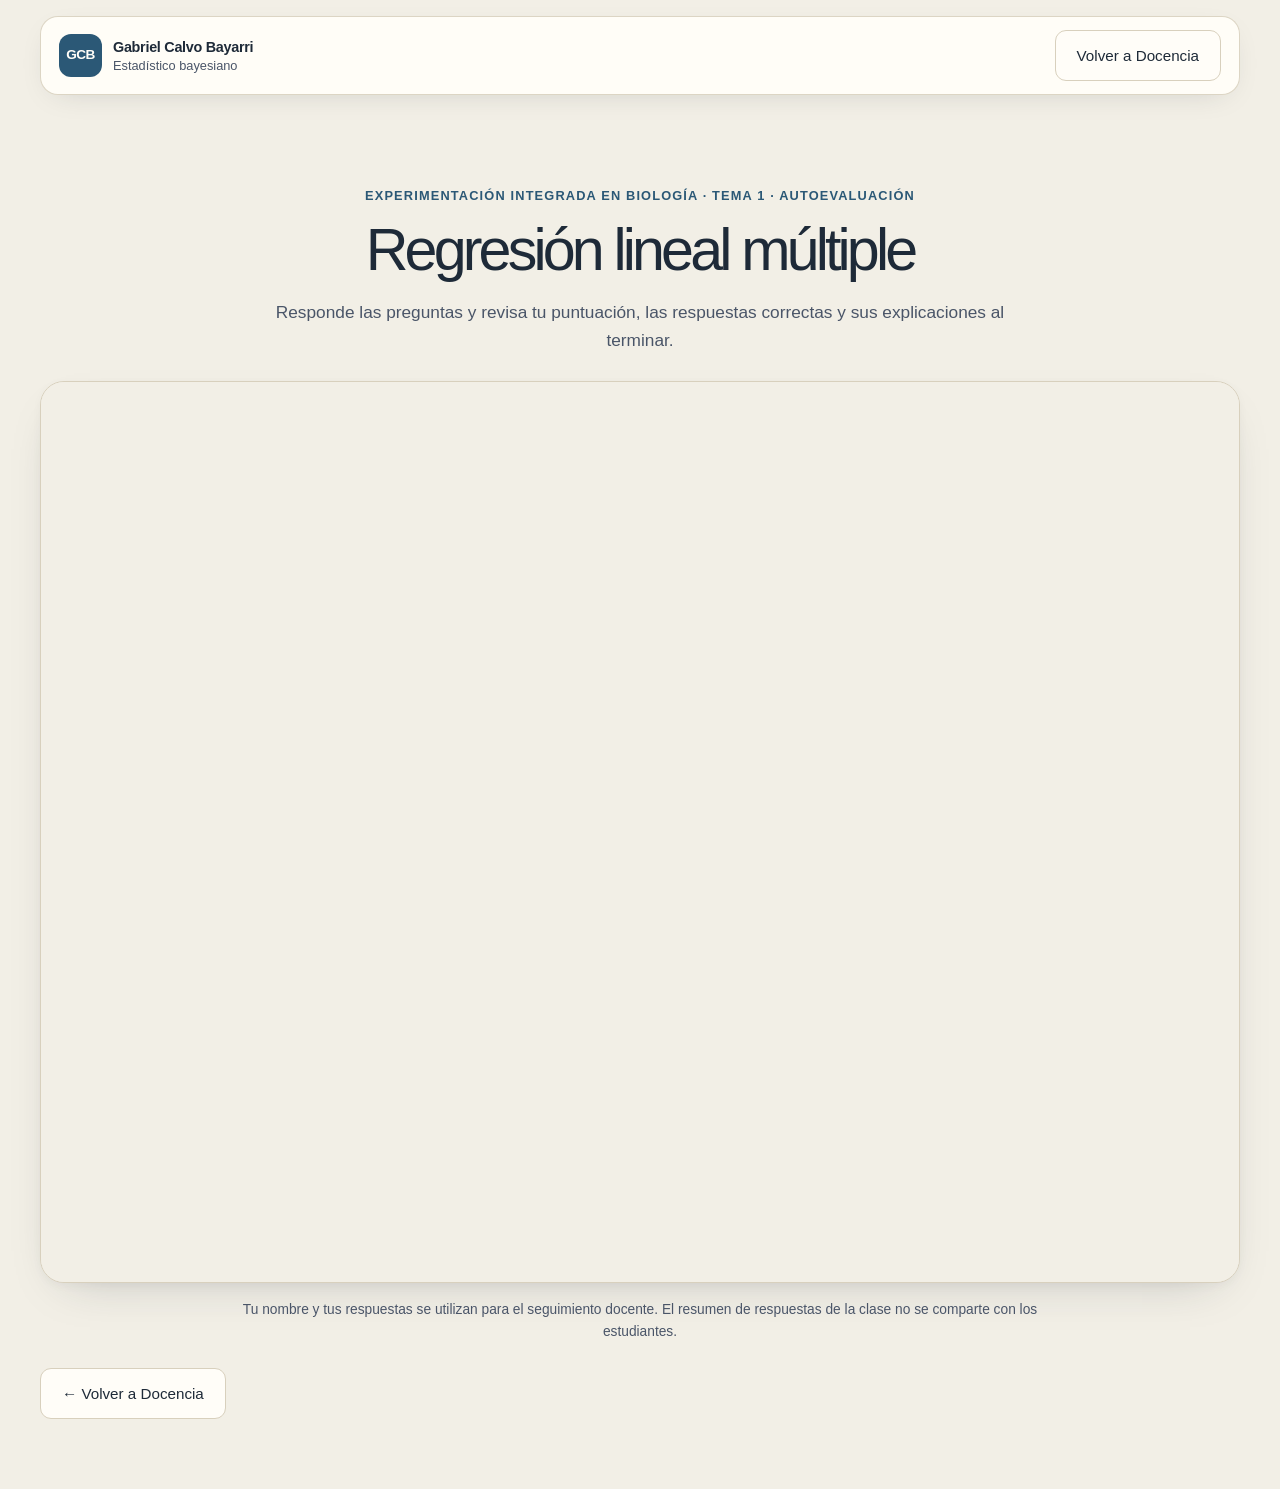
<file: es/docencia/regresion.html>
<!doctype html>
<html lang="es">
<head>
  <meta charset="utf-8"><meta name="viewport" content="width=device-width, initial-scale=1">
  <meta name="description" content="Cuestionario de práctica de regresión lineal múltiple para Experimentación Integrada en Biología.">
  <title>Cuestionario de regresión lineal múltiple | Docencia — Gabriel Calvo Bayarri</title>
  <link rel="stylesheet" href="/assets/site.css?v=20261103-topics">
  <style>
    .quiz-page{padding:clamp(40px,8vw,92px) 0 70px}.quiz-hero{max-width:760px;margin:0 auto 26px;text-align:center}.quiz-hero h1{font-size:clamp(2.2rem,5vw,3.7rem);margin:0 0 18px}.quiz-hero p:not(.eyebrow){color:var(--muted);font-size:1.08rem}.quiz-frame-wrap{overflow:hidden;border:1px solid var(--line);border-radius:24px;background:var(--paper);box-shadow:var(--shadow)}#regression-quiz{display:block;width:100%;height:900px;border:0;background:var(--paper)}.quiz-note{margin:16px auto 0;max-width:800px;color:var(--muted);font-size:.86rem;text-align:center}.quiz-back{display:inline-flex;margin-top:24px;text-decoration:none}.quiz-unavailable{margin:24px auto;padding:24px;max-width:700px;border:1px solid var(--line);border-radius:18px;background:var(--white);color:var(--muted);text-align:center}
  </style>
</head>
<body>
  <header class="site-header"><div class="container"><nav aria-label="Navegación principal"><a class="brand" href="/es/" aria-label="Gabriel Calvo Bayarri — inicio"><span class="brand-mark" aria-hidden="true">GCB</span><span class="brand-copy"><span class="brand-name">Gabriel Calvo Bayarri</span><span class="brand-role">Estadístico bayesiano</span></span></a><a class="button secondary" href="/es/#tema-1">Volver a Docencia</a></nav></div></header>
  <main class="container quiz-page"><div class="quiz-hero"><p class="eyebrow">Experimentación Integrada en Biología · Tema 1 · Autoevaluación</p><h1>Regresión lineal múltiple</h1><p>Responde las preguntas y revisa tu puntuación, las respuestas correctas y sus explicaciones al terminar.</p></div>
    <div class="quiz-frame-wrap"><iframe id="regression-quiz" title="Cuestionario de regresión lineal múltiple" loading="lazy" referrerpolicy="strict-origin-when-cross-origin"></iframe><div class="quiz-unavailable" id="quiz-unavailable">La autoevaluación quedará disponible en esta página cuando se conecte la aplicación del cuestionario.</div></div>
    <p class="quiz-note">Tu nombre y tus respuestas se utilizan para el seguimiento docente. El resumen de respuestas de la clase no se comparte con los estudiantes.</p><a class="button secondary quiz-back" href="/es/#tema-1">← Volver a Docencia</a>
  </main>
  <script>
    const webAppUrl = 'https://script.google.com/macros/s/AKfycbzTBFBksFbLw1K2QSmgBA0IPMpKm51dcBo9TWg_I0PkUb1raNBUQ1SQBsW_Tu5m0nIVKw/exec';
    const frame=document.getElementById('regression-quiz'),unavailable=document.getElementById('quiz-unavailable');
    if(webAppUrl.startsWith('https://script.google.com/macros/s/')&&webAppUrl.endsWith('/exec')){frame.src=webAppUrl;unavailable.hidden=true}else{frame.hidden=true}
    window.addEventListener('message',event=>{if(event.source!==frame.contentWindow||!event.data||event.data.type!=='eib-regression-height')return;frame.style.height=Math.max(700,Math.min(Number(event.data.height)||900,8000))+'px'});
  </script>
</body>
</html>
</file>
<file: assets/site.css>
/* Shared visual system for the English and Spanish pages. */
:root {
  color-scheme: light;
  --ink: #1e2a38;
  --muted: #4a5568;
  --blue: #2b5876;
  --blue-dark: #1c3a52;
  --blue-light: #e9e4d6;
  --line: #d8d0bd;
  --paper: #f2efe6;
  --white: #fffdf8;
  --radius: 24px;
  --shadow: 0 18px 48px -26px rgba(30, 42, 56, .27), 0 3px 10px rgba(30, 42, 56, .035);
  --max: 1240px;
  font-family: "Helvetica Neue", Helvetica, Arial, sans-serif;
  font-size: 100%;
  font-synthesis: none;
}
* { box-sizing: border-box; }
html { scroll-behavior: smooth; scroll-padding-top: 120px; }
body { margin: 0; background: var(--paper); color: var(--ink); line-height: 1.65; -webkit-font-smoothing: antialiased; }
.js body { padding-top: 110px; }
a { color: var(--blue); text-decoration-thickness: 1px; text-underline-offset: .22em; }
a:hover { color: var(--blue-dark); }
button, input, audio { font: inherit; }
button, a { -webkit-tap-highlight-color: transparent; }
a:focus-visible, button:focus-visible, audio:focus-visible { outline: 3px solid #956727; outline-offset: 5px; border-radius: 5px; }
img, svg { display: block; max-width: 100%; }
figure, blockquote { margin: 0; }
h1, h2, h3, h4, h5, p { margin-top: 0; }
h1, h2, h3, h4, h5 { line-height: 1.15; font-weight: 500; }
h2 { font-size: clamp(2.4rem, 4vw, 3.65rem); letter-spacing: -.055em; margin-bottom: 0; }
h3 { font-size: 1.6rem; letter-spacing: -.035em; }
p { margin-bottom: 1rem; }
.container { width: min(var(--max), calc(100% - 80px)); margin-inline: auto; }
.skip-link { position: fixed; top: 8px; left: 20px; transform: translateY(-160%); padding: 12px 20px; border-radius: 10px; background: var(--ink); color: var(--white); z-index: 100; }
.skip-link:focus { transform: none; color: var(--white); }
.site-header { position: sticky; top: 16px; z-index: 50; margin: 16px 0 0; }
.js .site-header { position: fixed; top: 16px; inset-inline: 0; margin: 0; }
.site-header nav { position: relative; display: flex; align-items: center; justify-content: space-between; gap: 20px; min-height: 76px; padding: 13px 18px; border: 1px solid rgba(216, 208, 189, .88); border-radius: 18px; background: rgba(255, 253, 248, .95); box-shadow: 0 8px 32px -17px rgba(30, 42, 56, .25); backdrop-filter: blur(18px); -webkit-backdrop-filter: blur(18px); }
.brand { display: inline-flex; align-items: center; flex-shrink: 0; gap: 11px; color: var(--ink); text-decoration: none; }
.brand:hover { color: var(--blue); }
.brand-mark { display: grid; place-items: center; width: 43px; height: 43px; background: var(--blue); color: var(--white); border-radius: 12px; font-size: .85rem; font-weight: 600; letter-spacing: -.04em; }
.brand-copy { display: flex; flex-direction: column; line-height: 1.4; }
.brand-name { font-size: .9rem; font-weight: 600; letter-spacing: -.02em; }
.brand-role { color: var(--muted); font-size: .8rem; }
.nav-links { display: flex; align-items: center; gap: 3px; list-style: none; margin: 0; padding: 0; }
.nav-links > li > a { display: block; padding: 9px 10px; color: var(--muted); font-size: .875rem; text-decoration: none; border-radius: 9px; transition: color .2s, background .2s; }
.nav-links > li > a:hover, .nav-links > li > a[aria-current="location"] { color: var(--blue); background: var(--blue-light); }
.nav-links .language-switcher { display: flex; align-items: center; gap: 4px; border-left: 1px solid var(--line); margin-left: 8px; padding-left: 12px; font-size: .8rem; }
.language-switcher > span[aria-hidden] { display: none; }
.language-switcher a, .language-switcher > span[aria-current] { display: inline-flex; align-items: center; justify-content: center; min-width: 34px; min-height: 38px; padding: 6px !important; }
.language-switcher > span[aria-current] { background: var(--ink); color: var(--white); border-radius: 8px; }
.menu-toggle { display: none; width: 44px; height: 44px; align-items: center; justify-content: center; flex-direction: column; gap: 5px; padding: 10px; border: 1px solid var(--line); border-radius: 10px; background: var(--white); color: var(--ink); cursor: pointer; }
.menu-toggle span { width: 20px; height: 2px; background: currentColor; transition: transform .2s, opacity .2s; }
.menu-toggle[aria-expanded="true"] span:nth-child(1) { transform: translateY(7px) rotate(45deg); }
.menu-toggle[aria-expanded="true"] span:nth-child(2) { opacity: 0; }
.menu-toggle[aria-expanded="true"] span:nth-child(3) { transform: translateY(-7px) rotate(-45deg); }
.hero { display: grid; grid-template-columns: 1.25fr 1fr; align-items: center; gap: clamp(36px, 5vw, 76px); padding: 44px 0 74px; }
.hero-copy { min-width: 0; }
.eyebrow, .section-kicker { margin-bottom: 15px; color: var(--blue); font-size: .8rem; font-weight: 600; line-height: 1.4; letter-spacing: .09em; text-transform: uppercase; }
.hero .eyebrow { display: flex; align-items: center; gap: 12px; }
.hero .eyebrow::before { content: ""; width: 30px; height: 2px; background: var(--blue); }
h1 { margin: 0 0 22px; font-size: clamp(3.3rem, 6.5vw, 6rem); font-weight: 500; letter-spacing: -.065em; line-height: 1.01; }
h1 > span { display: block; }
.subtitle { margin-bottom: 25px; color: var(--blue); font-size: 1.2rem; letter-spacing: -.02em; }
.introduction { max-width: 535px; margin-bottom: 0; color: var(--muted); font-size: 1.125rem; line-height: 1.75; }
.buttons { display: flex; flex-wrap: wrap; gap: 12px; margin-top: 29px; }
.button { display: inline-flex; align-items: center; justify-content: center; gap: 24px; min-height: 50px; padding: 12px 21px; border: 1px solid var(--blue); border-radius: 11px; background: var(--blue); color: var(--white); font-size: .95rem; font-weight: 500; text-decoration: none; transition: transform .2s, box-shadow .2s, background .2s; }
.button:hover { color: var(--white); background: var(--blue-dark); box-shadow: 0 7px 20px -9px var(--blue); transform: translateY(-2px); }
.button.secondary { border-color: var(--line); background: var(--white); color: var(--ink); }
.button.secondary:hover { color: var(--blue); background: var(--blue-light); box-shadow: var(--shadow); }
.hero-links { display: flex; flex-wrap: wrap; gap: 10px 24px; margin-top: 23px; font-size: .875rem; }
.hero-links a { color: var(--muted); }
.hero-links a:hover { color: var(--blue); }
.hero-media { position: relative; min-width: 0; padding: 20px; background: #e9e4d6; border: 1px solid #d8d0bd; border-radius: 30px; box-shadow: 0 24px 60px -35px rgba(43, 88, 118, .35); }
.profile-portrait { display: flex; align-items: center; justify-content: center; height: 316px; overflow: hidden; }
.profile-portrait img { display: block; width: auto; height: 100%; max-width: 100%; object-fit: contain; mix-blend-mode: multiply; }
.signature { position: relative; margin-top: 12px; padding: 19px 22px 14px; border: 1px solid rgba(255, 253, 248, .8); border-radius: 17px; background: var(--white); box-shadow: 0 12px 32px -18px rgba(43, 88, 118, .38); }
.signature-heading { display: flex; align-items: center; justify-content: space-between; gap: 10px; margin-bottom: 7px; }
.signature-heading strong { font-size: .875rem; font-weight: 600; letter-spacing: -.01em; }
.signature svg { width: 100%; height: auto; }
.chart-baseline { stroke: #d8d0bd; stroke-width: 1; }
.prior-fill { fill: #d8c5a6; fill-opacity: .3; }
.prior-curve { fill: none; stroke: #a97d3f; stroke-width: 2; stroke-dasharray: 5 5; }
.posterior-fill { fill: var(--blue); fill-opacity: .12; }
.posterior-curve { fill: none; stroke: var(--blue); stroke-width: 2.5; }
.chart-legend { display: flex; justify-content: center; flex-wrap: wrap; gap: 9px 21px; margin-top: 3px; font-size: .8rem; color: var(--muted); }
.legend { display: inline-flex; align-items: center; gap: 7px; }
.legend::before { content: ""; display: inline-block; width: 19px; border-top: 2px solid var(--blue); }
.legend.prior::before { border-color: #a97d3f; border-top-style: dashed; }
.signature-caption { margin-top: 10px; color: var(--muted); font-size: .8rem; line-height: 1.45; text-align: center; }
.research-quote { display: grid; grid-template-columns: 60px 1fr auto; align-items: center; gap: 22px; padding: 34px 42px; border-radius: var(--radius); background: var(--blue); color: var(--white); }
.quote-mark { color: #e2d1b2; font-size: 6rem; line-height: .7; align-self: start; margin-top: 12px; }
.research-quote blockquote p { max-width: 800px; margin: 0; font-size: clamp(1.35rem, 2vw, 1.8rem); line-height: 1.4; letter-spacing: -.025em; }
.research-quote figcaption { margin-left: 14px; color: #ede8dc; font-size: .875rem; white-space: nowrap; }
main > section { padding-block: 88px; }
.section-heading-block { display: grid; grid-template-columns: 1fr minmax(260px, 410px); gap: 24px 60px; align-items: end; margin-bottom: 34px; }
.section-heading-block .section-lede { margin: 0; color: var(--muted); font-size: 1rem; line-height: 1.65; }
.section-kicker { margin-bottom: 12px; }
.course-block { border: 1px solid var(--line); border-radius: var(--radius); background: var(--white); box-shadow: var(--shadow); overflow: hidden; }
.course-heading { display: flex; align-items: center; justify-content: space-between; gap: 35px; padding: 31px 34px; background: var(--ink); color: var(--white); }
.course-heading > div { max-width: 780px; }
.course-heading .eyebrow { color: #e2d1b2; font-size: .75rem; margin-bottom: 10px; }
.course-heading h3 { font-size: clamp(1.5rem, 2.3vw, 2rem); margin-bottom: 10px; color: var(--white); }
.course-heading p:last-child { color: #e1e0d8; font-size: 1rem; margin: 0; }
.course-badge { flex-shrink: 0; max-width: 200px; padding: 8px 13px; border: 1px solid #526879; border-radius: 9px; color: #ede8dc; font-size: .8rem; }
.teaching-layout { display: grid; grid-template-columns: minmax(0, 1fr) 265px; gap: 30px; padding: 32px; }
.teaching-panel { min-width: 0; }
.panel-heading { display: flex; align-items: center; justify-content: space-between; gap: 15px; margin-bottom: 23px; }
.panel-heading .eyebrow { font-size: .75rem; margin-bottom: 6px; color: var(--muted); }
.panel-heading h4 { margin: 0; font-size: 1.4rem; letter-spacing: -.035em; }
.panel-count { color: var(--muted); font-size: .8rem; white-space: nowrap; }
.episode-list { display: grid; grid-template-columns: repeat(2, minmax(0, 1fr)); gap: 18px; }
.episode-card { display: flex; flex-direction: column; min-width: 0; padding: 21px; border: 1px solid var(--line); border-radius: 16px; background: var(--paper); box-shadow: 0 6px 18px -14px rgba(30, 42, 56, .25); transition: transform .2s, box-shadow .2s, border-color .2s; }
.episode-top { display: flex; align-items: center; justify-content: space-between; flex-wrap: wrap; gap: 8px; margin-bottom: 18px; }
.episode-number { color: var(--blue); font-size: .8rem; font-weight: 600; }
.episode-duration { color: var(--muted); font-size: .8rem; }
.episode-card h5 { font-size: 1.25rem; line-height: 1.25; letter-spacing: -.035em; margin-bottom: 11px; }
.episode-card > p { color: var(--muted); font-size: 1rem; line-height: 1.5; margin-bottom: 22px; }
.episode-card audio { width: 100%; min-width: 0; height: 44px; margin-top: auto; border-radius: 24px; }
.episode-footer { display: flex; margin-top: 15px; }
.audio-download { display: inline-flex; align-items: center; gap: 8px; min-height: 32px; font-size: .875rem; font-weight: 500; }
.audio-download svg { width: 15px; height: 15px; }
.materials-panel { display: flex; flex-direction: column; padding-left: 29px; border-left: 1px solid var(--line); }
.materials-panel .panel-heading { align-items: start; flex-direction: column; gap: 10px; }
.materials-panel .panel-count { display: inline-flex; padding: 3px 9px; background: var(--blue-light); border-radius: 6px; color: var(--blue-dark); font-size: .75rem; }
.materials-empty { margin-block: auto; }
.materials-symbol { display: grid; place-items: center; width: 48px; height: 48px; margin-bottom: 17px; border-radius: 12px; background: var(--blue-light); color: var(--blue); }
.materials-symbol svg { width: 23px; height: 23px; }
.materials-empty p { color: var(--muted); font-size: 1rem; line-height: 1.6; margin-bottom: 0; }
.about-section { display: grid; grid-template-columns: .65fr 1.35fr; gap: 70px; border-top: 1px solid var(--line); }
.about-copy { color: var(--muted); font-size: 1.125rem; line-height: 1.8; }
.about-copy p:last-child { margin-bottom: 0; }
.about-copy em { color: var(--ink); }
.research-section { display: grid; grid-template-columns: .65fr 1.35fr; gap: 70px; padding: 56px 42px; border-radius: var(--radius); background: #e9e4d6; }
.research-section h2 { font-size: clamp(2.1rem, 3.2vw, 3rem); }
.research-list { display: grid; grid-template-columns: repeat(2, minmax(0, 1fr)); gap: 0 32px; list-style: none; margin: 0; padding: 0; counter-reset: research; }
.research-list li { display: flex; align-items: baseline; gap: 12px; padding: 15px 0; border-bottom: 1px solid #d8d0bd; font-size: 1.05rem; line-height: 1.45; letter-spacing: -.015em; counter-increment: research; }
.research-list li::before { content: counter(research, decimal-leading-zero); color: var(--blue); font-size: .75rem; font-weight: 500; }
.publications { display: grid; grid-template-columns: repeat(2, minmax(0, 1fr)); gap: 22px; }
.pub-card { position: relative; display: flex; flex-direction: column; min-width: 0; padding: 32px; border: 1px solid var(--line); border-radius: 20px; background: var(--white); box-shadow: var(--shadow); transition: transform .2s, box-shadow .2s, border-color .2s; }
.publication-number { display: block; color: var(--blue); font-size: .85rem; font-weight: 500; margin-bottom: 20px; }
.pub-card h3 { margin-bottom: 16px; font-size: 1.6rem; line-height: 1.25; letter-spacing: -.035em; }
.pub-card h3 a { color: var(--ink); text-decoration: none; }
.pub-card h3 a:hover { color: var(--blue); text-decoration: underline; }
.publication-meta { display: flex; flex-wrap: wrap; align-items: baseline; gap: 10px; color: var(--muted); font-size: .8rem; line-height: 1.55; margin-bottom: 23px; }
.open-access-badge { display: inline-block; padding: 3px 8px; border: 1px solid #d8d0bd; border-radius: 5px; background: #f2efe6; color: #2b5876; font-size: .75rem; white-space: nowrap; }
.pub-card > p:not(.publication-meta), .featured-body > p:not(.publication-meta) { color: var(--muted); font-size: 1rem; line-height: 1.7; margin-bottom: 24px; }
.publication-link { display: inline-flex; align-items: center; align-self: flex-start; margin-top: auto; min-height: 36px; font-size: .9rem; font-weight: 500; }
.pub-card.featured { display: grid; grid-template-columns: 1.08fr 1fr; align-items: center; gap: 60px; grid-column: 1 / -1; padding: 42px; border-color: var(--blue); background: var(--blue); color: var(--white); }
.featured .publication-number { color: #eee3cf; }
.featured h3 { font-size: clamp(1.8rem, 2.6vw, 2.2rem); margin-bottom: 0; }
.featured h3 a, .featured h3 a:hover { color: var(--white); }
.featured-body { display: flex; flex-direction: column; align-self: stretch; justify-content: center; }
.featured .publication-meta { color: #ede8dc; }
.featured .open-access-badge { background: rgba(255, 253, 248, .1); border-color: #b8c8cc; color: var(--white); }
.featured-body > p:not(.publication-meta) { color: #f2efe6; font-size: 1.0625rem; }
.featured .publication-link { color: var(--white); margin-top: 0; }
.projects-section { border-top: 1px solid var(--line); }
.projects { display: grid; grid-template-columns: repeat(2, minmax(0, 1fr)); gap: 20px; }
.projects .card { position: relative; padding: 28px 56px 27px 28px; border: 1px solid var(--line); border-radius: 17px; background: var(--white); box-shadow: var(--shadow); transition: transform .2s, box-shadow .2s, border-color .2s; }
.projects h3 { font-size: 1.35rem; line-height: 1.3; margin-bottom: 12px; }
.projects h3 a { color: var(--ink); text-decoration: none; }
.projects h3 a:hover { color: var(--blue); text-decoration: underline; }
.projects h3 a::after { content: "↗"; position: absolute; top: 28px; right: 26px; color: var(--blue); font-size: 1.3rem; font-weight: 400; }
.projects p { max-width: 420px; margin-bottom: 0; color: var(--muted); font-size: 1rem; line-height: 1.6; }
main > .contact-section { padding: 48px; border-radius: var(--radius); background: var(--ink); color: var(--white); }
.contact-section .section-kicker { color: #e2d1b2; }
.contact-section h2 { margin-bottom: 38px; }
.contact-layout { display: grid; grid-template-columns: 1.1fr 1fr; gap: 55px; }
.contact-email { display: inline-block; max-width: 100%; margin-bottom: 22px; color: var(--white); font-size: clamp(1.25rem, 2.8vw, 2.25rem); line-height: 1.25; letter-spacing: -.035em; text-decoration-color: #71818b; overflow-wrap: anywhere; }
.contact-email:hover { color: #eee3cf; }
.contact-address { max-width: 500px; margin: 0; color: #e1e0d8; font-size: 1rem; line-height: 1.85; }
.contact-links { display: flex; flex-wrap: wrap; gap: 24px; }
.contact-links a { display: inline-flex; align-items: center; min-height: 36px; color: #e2d1b2; font-size: .875rem; }
.contact-links a:hover { color: var(--white); }
footer { padding: 33px 0 30px; }
footer .container { display: flex; justify-content: space-between; align-items: center; gap: 20px; }
footer p { margin: 0; color: var(--muted); font-size: .8rem; }
footer a { padding: 8px 0; font-size: .85rem; color: var(--muted); }
@media (hover: hover) and (prefers-reduced-motion: no-preference) {
  .episode-card:hover, .pub-card:not(.featured):hover, .projects .card:hover { transform: translateY(-4px); border-color: #b8ad97; box-shadow: 0 22px 48px -25px rgba(30, 42, 56, .29); }
}
@media (max-width: 1200px) {
  .brand-role { display: none; }
  .brand-name { max-width: 145px; }
  .nav-links > li > a { padding-inline: 8px; }
  .teaching-layout { grid-template-columns: minmax(0, 1fr) 225px; gap: 23px; padding: 26px; }
  .materials-panel { padding-left: 23px; }
  .episode-card { padding: 18px; }
  .research-quote { grid-template-columns: 45px 1fr; gap: 0 20px; }
  .research-quote figcaption { grid-column: 2; margin: 15px 0 0; }
}
@media (max-width: 1100px) {
  html:not(.js) .site-header { position: relative; top: 0; }
  .site-header nav { flex-wrap: wrap; }
  .brand-role { display: block; }
  .brand-name { max-width: none; }
  .nav-links { width: 100%; flex-wrap: wrap; }
  .menu-enhanced .menu-toggle { display: flex; }
  .menu-enhanced .nav-links { display: none; position: absolute; top: calc(100% + 10px); left: 0; flex-direction: column; align-items: stretch; flex-wrap: nowrap; gap: 4px; padding: 12px; max-height: calc(100vh - 125px); max-height: calc(100dvh - 125px); overflow-y: auto; border: 1px solid var(--line); border-radius: 16px; background: #fffdf8; box-shadow: 0 20px 55px -22px rgba(30, 42, 56, .3); }
  .menu-enhanced .nav-links.is-open { display: flex; }
  .nav-links > li > a { min-height: 44px; padding: 10px 14px; font-size: 1rem; }
  .nav-links .language-switcher { border-left: 0; border-top: 1px solid var(--line); padding: 12px 8px 3px; margin: 6px 0 0; }
  .hero { gap: 35px; }
  .hero-media { padding: 16px; }
  .profile-portrait { height: 285px; }
  .signature { padding: 17px 16px 13px; }
  .teaching-layout { grid-template-columns: 1fr; gap: 28px; padding: 28px; }
  .materials-panel { flex-direction: row; align-items: center; gap: 35px; border-left: 0; border-top: 1px solid var(--line); padding: 27px 0 0; }
  .materials-panel .panel-heading { flex-shrink: 0; margin: 0; }
  .materials-empty { display: flex; align-items: center; gap: 20px; }
  .materials-symbol { flex-shrink: 0; margin: 0; }
  .course-badge { display: none; }
  .about-section, .research-section { grid-template-columns: .7fr 1.3fr; gap: 40px; }
}
@media (max-width: 800px) {
  .container { width: calc(100% - 44px); }
  .hero { grid-template-columns: 1fr; padding-top: 27px; gap: 37px; padding-bottom: 45px; }
  .hero-copy { max-width: 630px; }
  h1 { font-size: clamp(3.5rem, 9vw, 5.5rem); }
  .hero-media { display: grid; grid-template-columns: .8fr 1fr; align-items: center; gap: 10px; padding: 18px; border-radius: 23px; }
  .profile-portrait { height: 280px; }
  .signature { margin: 0; padding: 20px 16px 16px; }
  .signature-heading strong { font-size: .875rem; }
  .research-quote { padding: 27px; }
  main > section { padding-block: 61px; }
  .section-heading-block { grid-template-columns: 1fr; gap: 17px; margin-bottom: 27px; }
  .section-heading-block .section-lede { max-width: 510px; }
  .about-section { grid-template-columns: 1fr; gap: 25px; }
  .about-copy { font-size: 1rem; }
  .research-section { grid-template-columns: 1fr; gap: 24px; padding: 32px; }
  .pub-card { padding: 26px; }
  .pub-card h3 { font-size: 1.4rem; }
  .pub-card.featured { grid-template-columns: 1fr; gap: 23px; padding: 32px; }
  .featured h3 { font-size: 1.9rem; }
  .featured .publication-number { margin-bottom: 15px; }
  .contact-layout { grid-template-columns: 1fr; gap: 25px; }
  main > .contact-section { padding: 33px; }
  .contact-email { font-size: 1.8rem; }
}
@media (max-width: 560px) {
  html { scroll-padding-top: 98px; }
  .container { width: calc(100% - 32px); }
  .js body { padding-top: 92px; }
  .site-header, .js .site-header { top: 10px; }
  .site-header nav { min-height: 66px; padding: 10px 11px; border-radius: 14px; gap: 8px; }
  .brand { gap: 8px; }
  .brand-mark { width: 37px; height: 37px; font-size: .75rem; border-radius: 10px; }
  .brand-name { font-size: .85rem; }
  .brand-role { font-size: .75rem; }
  h1 { font-size: clamp(2.7rem, 10.5vw, 3.7rem); letter-spacing: -.055em; margin-bottom: 18px; }
  h2 { font-size: 2.6rem; }
  .hero { padding-top: 20px; }
  .hero .eyebrow { font-size: .75rem; }
  .subtitle { font-size: 1.1rem; margin-bottom: 19px; }
  .introduction { font-size: 1.0625rem; line-height: 1.7; }
  .buttons { gap: 10px; margin-top: 24px; }
  .button { gap: 14px; padding: 11px 17px; font-size: .875rem; }
  .hero-links { font-size: .85rem; }
  .hero-media { grid-template-columns: 1fr; gap: 13px; padding: 18px; }
  .profile-portrait { height: 300px; }
  .signature { padding: 19px 20px 15px; }
  .research-quote { grid-template-columns: 1fr; gap: 12px; padding: 25px; border-radius: 20px; }
  .quote-mark { font-size: 4rem; height: 25px; margin-top: 9px; }
  .research-quote blockquote p { font-size: 1.4rem; }
  .research-quote figcaption { grid-column: 1; margin-top: 4px; }
  .course-heading { padding: 24px; }
  .course-heading h3 { font-size: 1.65rem; }
  .teaching-layout { padding: 23px 18px; }
  .episode-list { grid-template-columns: 1fr; gap: 16px; }
  .episode-card { padding: 20px; }
  .episode-card h5 { font-size: 1.35rem; }
  .materials-panel { flex-direction: column; align-items: stretch; gap: 20px; }
  .materials-panel .panel-heading { flex-direction: row; align-items: center; gap: 13px; flex-wrap: wrap; }
  .materials-empty { align-items: start; gap: 15px; }
  .materials-symbol { width: 40px; height: 40px; }
  .research-section { padding: 29px 24px; }
  .research-list { grid-template-columns: 1fr; }
  .research-list li { padding-block: 13px; }
  .publications { grid-template-columns: 1fr; gap: 18px; }
  .pub-card, .pub-card.featured { padding: 25px; }
  .pub-card h3 { font-size: 1.5rem; }
  .featured h3 { font-size: 1.65rem; }
  .publication-meta { margin-bottom: 18px; }
  .projects { grid-template-columns: 1fr; gap: 16px; }
  .projects .card { padding: 25px 51px 25px 25px; }
  main > .contact-section { padding: 28px 24px; }
  .contact-email { font-size: clamp(1.1rem, 5.4vw, 1.8rem); }
  footer .container { align-items: start; flex-direction: column; gap: 7px; }
}
@media (prefers-reduced-motion: reduce) {
  html { scroll-behavior: auto; }
  *, *::before, *::after { animation: none !important; transition: none !important; }
}

/* Course resources grouped by topic in the same order in both languages. */
.course-topics{padding:32px}
.topics-intro{display:flex;align-items:center;justify-content:space-between;gap:16px;margin-bottom:24px}
.topics-intro>p{margin:0;font-size:1.1rem;font-weight:600;color:var(--ink)}
.topics-grid{display:grid;grid-template-columns:repeat(2,minmax(0,1fr));gap:22px}
.topic-card{min-width:0;overflow:hidden;border:1px solid var(--line);border-radius:18px;background:var(--paper)}
.topic-heading{padding:23px 24px 20px;border-bottom:1px solid var(--line);background:var(--blue-light)}
.topic-heading .eyebrow{margin:0 0 9px;font-size:.75rem}
.topic-heading h4{margin:0;font-size:1.45rem;line-height:1.25;letter-spacing:-.035em}
.topic-resources{padding:0 24px}
.topic-resource{padding:22px 0}
.topic-resource+.topic-resource{border-top:1px solid var(--line)}
.topic-resource h5{margin:0;font-size:1rem;font-weight:600}
.topic-resource .episode-top{margin-bottom:14px}
.topic-resource p{margin:10px 0 16px;color:var(--muted);font-size:.95rem;line-height:1.55}
.topic-resource audio{display:block;width:100%;min-width:0;height:44px}
.topic-resource .audio-download{margin-top:12px}
.topic-pending p{margin-bottom:0}
.topic-quiz .publication-link{display:inline-flex;min-height:36px;align-items:center}
.course-materials{display:grid;grid-template-columns:1fr 1.5fr;gap:24px;align-items:center;margin-top:28px;padding-top:26px;border-top:1px solid var(--line)}
.course-materials .eyebrow{margin:0 0 7px;font-size:.75rem}
.course-materials h4{margin:0;font-size:1.2rem}
.course-materials>p{margin:0;color:var(--muted);font-size:.95rem}
@media(max-width:800px){.course-topics{padding:24px}.topics-grid{grid-template-columns:1fr}.topics-intro{align-items:flex-start;flex-direction:column;gap:8px}.topics-intro .panel-count{white-space:normal}.course-materials{grid-template-columns:1fr;gap:14px}}
@media(max-width:560px){.course-topics{padding:22px 18px}.topic-heading{padding:20px}.topic-heading h4{font-size:1.35rem}.topic-resources{padding:0 20px}.topic-resource .episode-top{gap:10px}}
</file>
<file: assets/pong.css>
.pong-launch { position: fixed; right: max(16px, env(safe-area-inset-right)); bottom: max(16px, env(safe-area-inset-bottom)); z-index: 35; display: inline-flex; align-items: center; gap: 10px; min-height: 44px; padding: 10px 17px; border: 1px solid #d8d0bd; border-radius: 30px; background: #fffdf8; color: #1c3a52; box-shadow: 0 5px 22px #1e2a3820; font: 500 14px "Helvetica Neue", Helvetica, Arial, sans-serif; cursor: pointer; }
.pong-launch svg { width: 20px; height: 20px; }
.pong-dialog { width: min(720px, calc(100% - 24px)); max-height: calc(100vh - 24px); max-height: calc(100dvh - 24px); padding: 25px; border: 1px solid #d8d0bd; border-radius: 22px; background: #f2efe6; color: #1e2a38; box-shadow: 0 30px 90px #0005; overflow-y: auto; overscroll-behavior: contain; }
.pong-dialog::backdrop { background: #142330b8; backdrop-filter: blur(4px); }
.pong-dialog button, .pong-dialog select { font: inherit; }
.pong-header { display: flex; align-items: start; justify-content: space-between; gap: 16px; }
.pong-header h2 { font-size: clamp(24px, 5vw, 34px); letter-spacing: -.04em; margin: 0 0 4px; }
.pong-header p { font-size: 14px; color: #4a5568; margin: 0; }
.pong-close { flex-shrink: 0; width: 44px; height: 44px; background: #fffdf8; border: 1px solid #d8d0bd; border-radius: 50%; font-size: 25px !important; cursor: pointer; color: #1e2a38; }
.pong-scores { display: grid; grid-template-columns: 1fr auto 1fr; align-items: center; gap: 20px; padding: 16px 6px 12px; text-align: center; font-size: 14px; }
.pong-scores b { display: block; font-size: 32px; line-height: 1.1; font-weight: 500; font-variant-numeric: tabular-nums; }
.pong-scores small { color: #4a5568; font-size: 12px; }
.pong-arena { position: relative; }
.pong-canvas { display: block; width: 100%; aspect-ratio: 4 / 3; max-height: 48dvh; background: #1e2a38; border-radius: 15px; touch-action: none; user-select: none; -webkit-user-select: none; }
.pong-overlay { position: absolute; inset: 0; display: flex; justify-content: center; align-items: center; flex-direction: column; gap: 14px; padding: 20px; text-align: center; background: #1e2a38bd; border-radius: 15px; color: #f2efe6; }
.pong-overlay[hidden] { display: none; }
.pong-overlay p { margin: 0; font-size: clamp(18px, 4vw, 25px); line-height: 1.3; max-width: 340px; }
.pong-dialog .pong-primary, .pong-dialog .pong-secondary { min-height: 44px; padding: 10px 20px; border: 1px solid #d8d0bd; border-radius: 10px; cursor: pointer; }
.pong-dialog .pong-primary { background: #f2efe6; color: #1c3a52; font-weight: 600; }
.pong-dialog .pong-secondary { background: #fffdf8; color: #1c3a52; }
.pong-dialog button:disabled { opacity: .45; cursor: default; }
.pong-message { min-height: 2.8em; margin: 12px 0 8px; color: #1c3a52; font-size: 14px; line-height: 1.4; }
.pong-controls { display: flex; align-items: center; justify-content: space-between; flex-wrap: wrap; gap: 10px; }
.pong-controls label { font-size: 14px; display: flex; align-items: center; gap: 10px; flex-wrap: wrap; }
.pong-controls select { min-height: 44px; max-width: 100%; border: 1px solid #d8d0bd; border-radius: 9px; padding: 7px 10px; background: #fffdf8; color: #1c3a52; }
.pong-help { margin: 12px 0 0; color: #4a5568; font-size: 13px; line-height: 1.5; }
@media (max-width: 560px) {
  .pong-dialog { padding: 17px; border-radius: 17px; }
  .pong-canvas { aspect-ratio: 4 / 5; max-height: 43dvh; }
  .pong-scores { padding-top: 12px; }
  .pong-launch { padding: 9px 13px; }
}
@media (max-height: 500px) { .pong-canvas { max-height: 50dvh; } }
</file>
